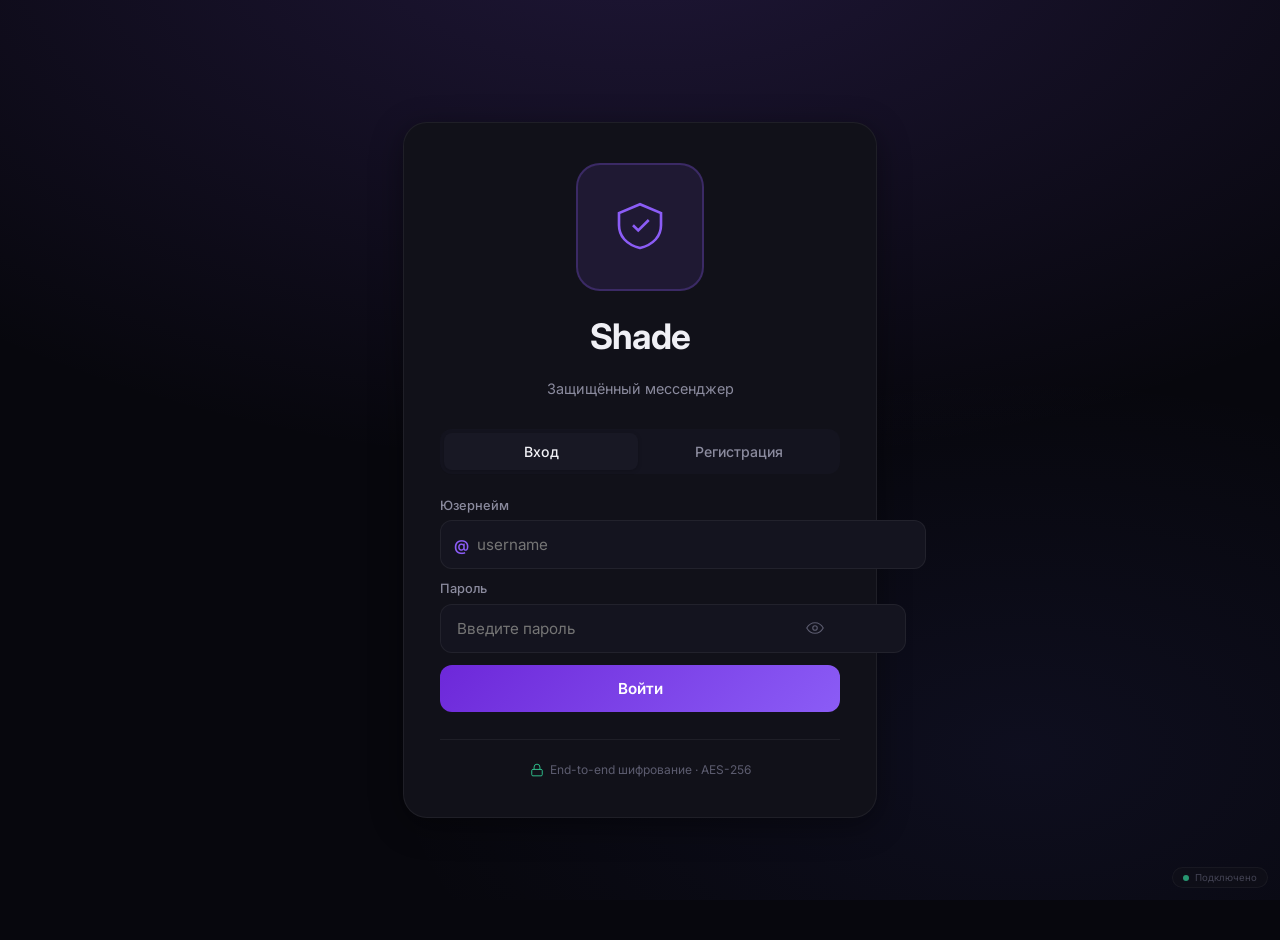
<file: index.html>
<!DOCTYPE html>
<html lang="ru">
<head>
    <meta charset="UTF-8">
    <meta name="viewport" content="width=device-width, initial-scale=1.0">
    <title>Shade — защищённый мессенджер</title>
    <link rel="preconnect" href="https://fonts.googleapis.com">
    <link rel="preconnect" href="https://fonts.gstatic.com" crossorigin>
    <link href="https://fonts.googleapis.com/css2?family=Inter:wght@400;500;600;700&display=swap" rel="stylesheet">
    <link rel="stylesheet" href="style.css">
</head>
<body>

    <!-- Статус соединения (мини в правом нижнем углу) -->
    <div id="connection-status" class="connection-status-mini">
        <span class="status-dot-mini online" id="status-dot-mini"></span>
        <span id="status-text-mini">Подключено</span>
        <span id="queue-badge-mini" style="display:none;">⏳0</span>
    </div>

    <!-- Авторизация -->
    <div id="auth-screen" class="auth-screen">
        <div class="auth-card">
            <div class="logo">
                <div class="logo-icon">
                    <svg viewBox="0 0 32 32" fill="none" stroke="currentColor" stroke-width="1.5">
                        <path d="M16 3L4 8v7c0 6 4 11 12 13 8-2 12-7 12-13V8L16 3z"/>
                        <path d="M12 15l3 3 6-6"/>
                    </svg>
                </div>
                <h1>Shade</h1>
                <p class="tagline">Защищённый мессенджер</p>
            </div>

            <div class="auth-tabs">
                <button type="button" class="auth-tab active" data-tab="login">Вход</button>
                <button type="button" class="auth-tab" data-tab="register">Регистрация</button>
            </div>

            <div class="auth-forms-wrapper">
                <form id="login-form" class="auth-form">
                    <label for="login-username">Юзернейм</label>
                    <div class="input-wrap prefix-wrap">
                        <span class="input-prefix">@</span>
                        <input type="text" id="login-username" placeholder="username" autocomplete="username" required>
                    </div>

                    <label for="login-password">Пароль</label>
                    <div class="input-wrap">
                        <input type="password" id="login-password" placeholder="Введите пароль" autocomplete="current-password" required>
                        <button type="button" class="toggle-password" data-target="login-password" aria-label="Показать пароль">
                            <svg viewBox="0 0 24 24" fill="none" stroke="currentColor" stroke-width="1.5">
                                <path d="M1 12s4-7 11-7 11 7 11 7-4 7-11 7S1 12 1 12z"/>
                                <circle cx="12" cy="12" r="3"/>
                            </svg>
                        </button>
                    </div>

                    <button type="submit" class="btn-primary">Войти</button>
                    <p id="login-error" class="error hidden"></p>
                </form>

                <form id="register-form" class="auth-form hidden">
                    <label for="reg-nickname">Ник (отображаемое имя)</label>
                    <input type="text" id="reg-nickname" class="field-input" placeholder="Как тебя видят в чатах" required>

                    <label for="reg-username">Юзернейм <span class="label-hint">уникальный, нельзя повторить</span></label>
                    <div class="input-wrap prefix-wrap">
                        <span class="input-prefix">@</span>
                        <input type="text" id="reg-username" placeholder="username" autocomplete="username" required>
                    </div>

                    <label for="reg-password">Пароль</label>
                    <div class="input-wrap">
                        <input type="password" id="reg-password" placeholder="Минимум 6 символов" autocomplete="new-password" required>
                        <button type="button" class="toggle-password" data-target="reg-password" aria-label="Показать пароль">
                            <svg viewBox="0 0 24 24" fill="none" stroke="currentColor" stroke-width="1.5">
                                <path d="M1 12s4-7 11-7 11 7 11 7-4 7-11 7S1 12 1 12z"/>
                                <circle cx="12" cy="12" r="3"/>
                            </svg>
                        </button>
                    </div>

                    <label for="reg-password2">Повтори пароль</label>
                    <input type="password" id="reg-password2" class="field-input" placeholder="Ещё раз" autocomplete="new-password" required>

                    <button type="submit" class="btn-primary">Создать аккаунт</button>
                    <p id="register-error" class="error hidden"></p>
                </form>
            </div>

            <div class="encryption-badge">
                <svg viewBox="0 0 24 24" fill="none" stroke="currentColor" stroke-width="1.5">
                    <rect x="3" y="11" width="18" height="11" rx="2"/>
                    <path d="M7 11V7a5 5 0 0 1 10 0v4"/>
                </svg>
                <span>End-to-end шифрование · AES-256</span>
            </div>
        </div>
    </div>

    <!-- Основной интерфейс -->
    <div id="app" class="app hidden">
        <aside class="sidebar">
            <header class="sidebar-header">
                <button type="button" class="profile-btn" id="open-profile" title="Профиль">
                    <div class="avatar sm" id="sidebar-avatar"></div>
                    <div class="profile-btn-info">
                        <span id="sidebar-nickname">—</span>
                        <span id="sidebar-username" class="profile-username">@—</span>
                    </div>
                </button>
                <div class="header-actions">
                    <button type="button" class="group-btn" id="create-group-btn" title="Создать группу">
                        <svg viewBox="0 0 24 24" fill="none" stroke="currentColor" stroke-width="2">
                            <path d="M12 5v14M5 12h14"/>
                        </svg>
                    </button>
                    <button class="icon-btn" id="logout-btn" title="Выйти">
                        <svg viewBox="0 0 24 24" fill="none" stroke="currentColor" stroke-width="1.5">
                            <path d="M9 21H5a2 2 0 0 1-2-2V5a2 2 0 0 1 2-2h4"/>
                            <polyline points="16 17 21 12 16 7"/>
                            <line x1="21" y1="12" x2="9" y2="12"/>
                        </svg>
                    </button>
                </div>
            </header>

            <div class="search-box">
                <svg viewBox="0 0 24 24" fill="none" stroke="currentColor" stroke-width="1.5">
                    <circle cx="11" cy="11" r="8"/>
                    <line x1="21" y1="21" x2="16.65" y2="16.65"/>
                </svg>
                <input type="search" id="search" placeholder="Поиск чатов...">
            </div>

            <div class="chat-list" id="chat-list"></div>
        </aside>

        <main class="chat-area">
            <div id="empty-state" class="empty-state">
                <div class="empty-icon">
                    <svg viewBox="0 0 24 24" fill="none" stroke="currentColor" stroke-width="1.2">
                        <path d="M21 15a2 2 0 0 1-2 2H7l-4 4V5a2 2 0 0 1 2-2h14a2 2 0 0 1 2 2z"/>
                    </svg>
                </div>
                <h2>Выберите чат</h2>
                <p>Сообщения защищены сквозным шифрованием</p>
                <p class="hash-hint" id="hash-hint">Нажми на зашифрованное сообщение, чтобы прочитать</p>
            </div>

            <div id="active-chat" class="active-chat hidden">
                <header class="chat-header">
                    <div class="chat-user">
                        <div class="avatar" id="chat-avatar"></div>
                        <div>
                            <h2 id="chat-name"></h2>
                            <span class="status" id="chat-status">
                                <span class="status-dot"></span>
                                <span id="chat-status-text">онлайн</span>
                            </span>
                        </div>
                    </div>
                    <div class="chat-actions">
                        <span class="secure-tag">
                            <svg viewBox="0 0 24 24" fill="none" stroke="currentColor" stroke-width="1.5">
                                <rect x="3" y="11" width="18" height="11" rx="2"/>
                                <path d="M7 11V7a5 5 0 0 1 10 0v4"/>
                            </svg>
                            E2E
                        </span>
                        <button class="icon-btn" title="Звонок">
                            <svg viewBox="0 0 24 24" fill="none" stroke="currentColor" stroke-width="1.5">
                                <path d="M22 16.92v3a2 2 0 0 1-2.18 2 19.79 19.79 0 0 1-8.63-3.07 19.5 19.5 0 0 1-6-6 19.79 19.79 0 0 1-3.07-8.67A2 2 0 0 1 4.11 2h3a2 2 0 0 1 2 1.72c.127.96.361 1.903.7 2.81a2 2 0 0 1-.45 2.11L8.09 9.91a16 16 0 0 0 6 6l1.27-1.27a2 2 0 0 1 2.11-.45c.907.339 1.85.573 2.81.7A2 2 0 0 1 22 16.92z"/>
                            </svg>
                        </button>
                    </div>
                </header>

                <div class="messages" id="messages"></div>

                <!-- КОНТЕЙНЕР ПРЕВЬЮ ФАЙЛОВ -->
                <div id="file-preview-container" class="file-preview-container hidden">
                    <div id="file-preview-list"></div>
                </div>

                <form class="message-form" id="message-form">
                    <button type="button" class="icon-btn attach-btn" id="attach-btn" title="Прикрепить файл">
                        <svg viewBox="0 0 24 24" fill="none" stroke="currentColor" stroke-width="1.5">
                            <path d="M21.44 11.05l-9.19 9.19a6 6 0 0 1-8.49-8.49l9.19-9.19a4 4 0 0 1 5.66 5.66l-9.2 9.19a2 2 0 0 1-2.83-2.83l8.49-8.48"/>
                        </svg>
                    </button>
                    <input type="text" id="message-input" placeholder="Зашифрованное сообщение..." autocomplete="off">
                    <button type="submit" class="send-btn" title="Отправить">
                        <svg viewBox="0 0 24 24" fill="none" stroke="currentColor" stroke-width="1.5">
                            <line x1="22" y1="2" x2="11" y2="13"/>
                            <polygon points="22 2 15 22 11 13 2 9 22 2"/>
                        </svg>
                    </button>
                </form>
            </div>
        </main>
    </div>

    <!-- Скрытые инпуты для файлов -->
    <input type="file" id="file-input" style="display:none;" multiple>
    <input type="file" id="avatar-input" style="display:none;" accept="image/*">

    <!-- Профиль -->
    <div id="profile-overlay" class="overlay hidden">
        <div class="profile-panel">
            <header class="panel-header">
                <h2>Профиль</h2>
                <button type="button" class="icon-btn" id="close-profile" title="Закрыть">
                    <svg viewBox="0 0 24 24" fill="none" stroke="currentColor" stroke-width="1.5">
                        <line x1="18" y1="6" x2="6" y2="18"/>
                        <line x1="6" y1="6" x2="18" y2="18"/>
                    </svg>
                </button>
            </header>

            <div class="profile-hero">
                <div class="avatar lg" id="profile-avatar" style="cursor:pointer; transition: transform 0.15s, box-shadow 0.15s;"></div>
                <h3 id="profile-nickname-display">—</h3>
                <span id="profile-username-display" class="profile-username">@—</span>
                <p style="font-size:0.65rem; color:var(--text-muted); margin-top:4px;">👆 нажми на аватар, чтобы изменить</p>
            </div>

            <form id="profile-form" class="profile-form">
                <section class="form-section">
                    <h4>Основное</h4>

                    <label for="profile-nickname">Ник</label>
                    <input type="text" id="profile-nickname" class="field-input" placeholder="Отображаемое имя">

                    <label for="profile-username">Юзернейм</label>
                    <div class="input-wrap prefix-wrap">
                        <span class="input-prefix">@</span>
                        <input type="text" id="profile-username" placeholder="username">
                    </div>
                    <p class="field-note">Юзернейм уникален — его видят при поиске</p>
                </section>

                <section class="form-section">
                    <h4>Настройки приватности</h4>

                    <div class="setting-row">
                        <div>
                            <span class="setting-title">Режим хеша</span>
                            <span class="setting-desc">Сообщения скрыты случайными символами. Нажми, чтобы прочитать на 10 сек</span>
                        </div>
                        <label class="toggle">
                            <input type="checkbox" id="setting-hash" checked>
                            <span class="toggle-slider"></span>
                        </label>
                    </div>

                    <div class="setting-row">
                        <div>
                            <span class="setting-title">Сменить пароль</span>
                            <span class="setting-desc">Новый пароль для входа</span>
                        </div>
                    </div>
                    <input type="password" id="profile-new-password" class="field-input" placeholder="Новый пароль (необязательно)">
                </section>

                <!-- === КАСТОМНЫЙ СЛАЙДЕР === -->
                <section class="form-section">
                    <h4>Внешний вид</h4>
                    <div class="custom-slider-container">
                        <div class="slider-header">
                            <span class="setting-title">Размер шрифта</span>
                            <span class="slider-value" id="slider-value-display">100%</span>
                        </div>
                        <input type="range" id="custom-slider" class="custom-slider" min="80" max="140" value="100" step="1">
                        <div class="slider-labels">
                            <span>A</span>
                            <span>A</span>
                        </div>
                    </div>
                </section>

                <p id="profile-success" class="success-msg hidden">Сохранено</p>
                <p id="profile-error" class="error hidden"></p>

                <button type="submit" class="btn-primary">Сохранить</button>
            </form>

            <div class="danger-zone">
                <h4>Опасная зона</h4>
                <p>Удаление аккаунта необратимо. Все данные будут стёрты.</p>
                <button type="button" class="btn-danger" id="delete-account">Удалить аккаунт</button>
            </div>
        </div>
    </div>

    <!-- Подтверждение удаления -->
    <div id="confirm-overlay" class="overlay hidden">
        <div class="confirm-dialog">
            <h3>Удалить аккаунт?</h3>
            <p>Это действие нельзя отменить. Аккаунт <strong id="confirm-username"></strong> будет удалён навсегда.</p>
            <div class="confirm-actions">
                <button type="button" class="btn-ghost" id="cancel-delete">Отмена</button>
                <button type="button" class="btn-danger" id="confirm-delete">Удалить</button>
            </div>
        </div>
    </div>

    <!-- Модалка создания группы -->
    <div id="group-modal" class="overlay hidden">
        <div class="profile-panel" style="max-width: 480px;">
            <header class="panel-header">
                <h2>Создать группу</h2>
                <button type="button" class="icon-btn" id="close-group-modal" title="Закрыть">
                    <svg viewBox="0 0 24 24" fill="none" stroke="currentColor" stroke-width="1.5">
                        <line x1="18" y1="6" x2="6" y2="18"/>
                        <line x1="6" y1="6" x2="18" y2="18"/>
                    </svg>
                </button>
            </header>

            <div style="padding: 20px 24px;">
                <label for="group-name" style="display:block; font-size:0.8rem; font-weight:500; color:var(--text-secondary); margin-bottom:8px;">Название группы</label>
                <input type="text" id="group-name" class="field-input" placeholder="Название группы" style="margin-bottom:16px;">

                <label style="display:block; font-size:0.8rem; font-weight:500; color:var(--text-secondary); margin-bottom:8px;">Участники</label>
                <div class="member-search-input">
                    <svg viewBox="0 0 24 24" fill="none" stroke="currentColor" stroke-width="1.5" style="position:absolute; left:14px; top:50%; transform:translateY(-50%); width:16px; height:16px; color:var(--text-muted); pointer-events:none;">
                        <circle cx="11" cy="11" r="8"/>
                        <line x1="21" y1="21" x2="16.65" y2="16.65"/>
                    </svg>
                    <input type="text" id="group-member-search" placeholder="Поиск пользователей..." style="padding-left:38px;">
                </div>

                <div class="selected-members" id="selected-members">
                    <span style="color: var(--text-muted); font-size: 0.8rem;">Участники не выбраны</span>
                </div>

                <div class="member-list" id="group-member-list">
                    <div style="padding: 20px; text-align: center; color: var(--text-muted); font-size: 14px;">
                        Введите имя для поиска
                    </div>
                </div>

                <div class="modal-actions" style="margin-top: 20px; display: flex; gap: 12px;">
                    <button type="button" class="btn-ghost" id="cancel-group-modal" style="flex:1; display:flex; align-items:center; justify-content:center; gap:8px;">
                        <svg viewBox="0 0 24 24" fill="none" stroke="currentColor" stroke-width="1.5" style="width:16px; height:16px;">
                            <line x1="18" y1="6" x2="6" y2="18"/>
                            <line x1="6" y1="6" x2="18" y2="18"/>
                        </svg>
                        Отмена
                    </button>
                    <button type="button" class="btn-primary" id="confirm-create-group" style="flex:1; display:flex; align-items:center; justify-content:center; gap:8px;">
                        <svg viewBox="0 0 24 24" fill="none" stroke="currentColor" stroke-width="1.5" style="width:16px; height:16px;">
                            <path d="M20 14.66V20a2 2 0 0 1-2 2H4a2 2 0 0 1-2-2V6a2 2 0 0 1 2-2h5.34"/>
                            <polygon points="18 2 22 6 12 16 8 16 8 12 18 2"/>
                        </svg>
                        Создать
                    </button>
                </div>
            </div>
        </div>
    </div>

    <!-- Контекстное меню -->
    <div class="context-menu hidden" id="context-menu">
        <button class="context-menu-item" id="ctx-pin">
            <span class="menu-icon">
                <svg viewBox="0 0 24 24" fill="none" stroke="currentColor" stroke-width="2" style="width:18px;height:18px;">
                    <path d="M12 2L2 7l10 5 10-5-10-5z"/>
                    <path d="M2 17l10 5 10-5"/>
                    <path d="M2 12l10 5 10-5"/>
                </svg>
            </span>
            <span id="ctx-pin-text">Закрепить</span>
        </button>
        <button class="context-menu-item" id="ctx-clear">
            <span class="menu-icon">
                <svg viewBox="0 0 24 24" fill="none" stroke="currentColor" stroke-width="2" style="width:18px;height:18px;">
                    <path d="M3 6h18"/>
                    <path d="M19 6v14a2 2 0 0 1-2 2H7a2 2 0 0 1-2-2V6m3 0V4a2 2 0 0 1 2-2h4a2 2 0 0 1 2 2v2"/>
                    <line x1="10" y1="11" x2="10" y2="17"/>
                    <line x1="14" y1="11" x2="14" y2="17"/>
                </svg>
            </span>
            Очистить сообщения
        </button>
        <button class="context-menu-item danger" id="ctx-delete">
            <span class="menu-icon">
                <svg viewBox="0 0 24 24" fill="none" stroke="currentColor" stroke-width="2" style="width:18px;height:18px;">
                    <path d="M3 6h18"/>
                    <path d="M19 6v14a2 2 0 0 1-2 2H7a2 2 0 0 1-2-2V6m3 0V4a2 2 0 0 1 2-2h4a2 2 0 0 1 2 2v2"/>
                    <line x1="10" y1="11" x2="10" y2="17"/>
                    <line x1="14" y1="11" x2="14" y2="17"/>
                </svg>
            </span>
            Удалить чат
        </button>
    </div>

    <script src="app.js"></script>
</body>
</html>
</file>
<file: style.css>
//*SHADE — CSS*/


   *,
   *::before,
   *::after {
       box-sizing: border-box;
       margin: 0;
       padding: 0;
   }
   
   :root {
       --bg-deep: #07070d;
       --bg-main: #0c0c14;
       --bg-panel: #111119;
       --bg-elevated: #181824;
       --bg-hover: #1e1e2e;
       --bg-input: #14141f;
       --border: rgba(255, 255, 255, 0.06);
       --border-focus: rgba(139, 92, 246, 0.5);
       --text-primary: #f0f0f5;
       --text-secondary: #8b8b9e;
       --text-muted: #5c5c6f;
       --accent: #8b5cf6;
       --accent-glow: rgba(139, 92, 246, 0.35);
       --accent-soft: rgba(139, 92, 246, 0.12);
       --success: #34d399;
       --danger: #f87171;
       --bubble-me: linear-gradient(135deg, #6d28d9 0%, #8b5cf6 100%);
       --bubble-them: #1a1a28;
       --radius-sm: 8px;
       --radius-md: 12px;
       --radius-lg: 18px;
       --radius-xl: 24px;
       --shadow: 0 8px 32px rgba(0, 0, 0, 0.4);
       --font: 'Inter', system-ui, -apple-system, sans-serif;
   }
   
   html,
   body {
       height: 100%;
       font-family: var(--font);
       background: var(--bg-deep);
       color: var(--text-primary);
       -webkit-font-smoothing: antialiased;
       margin: 0;
       padding: 0;
       overflow: hidden;
   }
   /* for Chrome, Safari, Edge */
   ::-webkit-scrollbar {
       width: 6px;
       height: 6px;
   }
   
   ::-webkit-scrollbar-track {
       background: var(--bg-deep);
       border-radius: 4px;
   }
   
   ::-webkit-scrollbar-thumb {
       background: var(--bg-elevated);
       border-radius: 4px;
       border: 1px solid var(--border);
       transition: background 0.2s;
   }
   
   ::-webkit-scrollbar-thumb:hover {
       background: var(--accent);
   }
   
   /* for Firefox */
   * {
       scrollbar-width: thin;
       scrollbar-color: var(--bg-elevated) var(--bg-deep);
   }
   
   
   .hidden {
       display: none !important;
   }
   
   /* ── Auth ── */
   .auth-screen {
       min-height: 100vh;
       display: grid;
       place-items: center;
       padding: 20px;
       background:
           radial-gradient(ellipse 80% 60% at 50% -10%, rgba(139, 92, 246, 0.18), transparent),
           radial-gradient(ellipse 50% 40% at 80% 80%, rgba(99, 102, 241, 0.08), transparent),
           var(--bg-deep);
   }
   
   .auth-card {
       width: 100%;
       max-width: min(400px, 92vw);
       padding: clamp(24px, 5vw, 40px) clamp(20px, 4vw, 36px);
       background: var(--bg-panel);
       border: 1px solid var(--border);
       border-radius: var(--radius-xl);
       box-shadow: var(--shadow);
   }
   
   .logo {
       text-align: center;
       margin-bottom: clamp(16px, 4vh, 32px);
   }
   
   .logo-icon {
       width: clamp(72px, 12vw, 96px);
       height: clamp(72px, 12vw, 96px);
       margin: 0 auto clamp(8px, 2vh, 16px);
       display: grid;
       place-items: center;
       background: var(--accent-soft);
       border: 2px solid rgba(139, 92, 246, 0.25);
       border-radius: clamp(18px, 3vw, 24px);
       color: var(--accent);
       padding: clamp(8px, 1.5vw, 14px);
   }
   
   .logo-icon svg {
       width: clamp(40px, 7vw, 56px);
       height: clamp(40px, 7vw, 56px);
   }
   
   .logo h1 {
       font-size: clamp(1.5rem, 5vw, 2.2rem);
       font-weight: 700;
       letter-spacing: -0.02em;
       color: var(--text-primary);
   }
   
   .tagline {
       color: var(--text-secondary);
       font-size: clamp(0.7rem, 1.5vw, 0.9rem);
       margin-top: 2px;
   }
   
   .auth-tabs {
       display: flex;
       gap: 4px;
       padding: 4px;
       background: var(--bg-input);
       border-radius: var(--radius-md);
       margin-bottom: clamp(14px, 3vh, 24px);
   }
   
   .auth-tab {
       flex: 1;
       padding: clamp(6px, 1.2vh, 10px);
       background: transparent;
       border: none;
       border-radius: var(--radius-sm);
       color: var(--text-secondary);
       font: inherit;
       font-size: clamp(0.75rem, 1.5vw, 0.88rem);
       font-weight: 500;
       cursor: pointer;
       transition: background 0.15s, color 0.15s;
   }
   
   .auth-tab.active {
       background: var(--bg-elevated);
       color: var(--text-primary);
       box-shadow: 0 1px 4px rgba(0, 0, 0, 0.2);
   }
   
   .auth-forms-wrapper {
       position: relative;
       min-height: auto;
   }
   
   .auth-form label,
   .profile-form label {
       display: block;
       font-size: clamp(0.7rem, 1.2vw, 0.8rem);
       font-weight: 500;
       color: var(--text-secondary);
       margin-bottom: clamp(4px, 0.8vh, 8px);
   }
   
   .label-hint {
       font-weight: 400;
       color: var(--text-muted);
   }
   
   .field-input {
       width: 100%;
       padding: clamp(8px, 1.5vh, 12px) clamp(12px, 2vw, 16px);
       margin-bottom: clamp(8px, 1.5vh, 14px);
       background: var(--bg-input);
       border: 1px solid var(--border);
       border-radius: var(--radius-md);
       color: var(--text-primary);
       font: inherit;
       font-size: clamp(0.82rem, 1.5vw, 0.95rem);
       outline: none;
       transition: border-color 0.2s, box-shadow 0.2s;
   }
   
   .field-input:focus {
       border-color: var(--border-focus);
       box-shadow: 0 0 0 3px rgba(139, 92, 246, 0.15);
   }
   
   .input-wrap {
       position: relative;
       margin-bottom: clamp(8px, 1.5vh, 12px);
   }
   
   .input-wrap input {
       width: 100%;
       padding: clamp(10px, 1.8vh, 14px) clamp(36px, 6vw, 48px) clamp(10px, 1.8vh, 14px) clamp(12px, 2vw, 16px);
       background: var(--bg-input);
       border: 1px solid var(--border);
       border-radius: var(--radius-md);
       color: var(--text-primary);
       font: inherit;
       font-size: clamp(0.82rem, 1.5vw, 0.95rem);
       outline: none;
       transition: border-color 0.2s, box-shadow 0.2s;
   }
   
   .input-wrap input:focus {
       border-color: var(--border-focus);
       box-shadow: 0 0 0 3px rgba(139, 92, 246, 0.15);
   }
   
   .prefix-wrap input {
       padding-left: clamp(28px, 4vw, 36px) !important;
   }
   
   .input-prefix {
       position: absolute;
       left: clamp(10px, 1.5vw, 14px);
       top: 50%;
       transform: translateY(-50%);
       color: var(--accent);
       font-weight: 600;
       font-size: clamp(0.82rem, 1.5vw, 0.95rem);
       pointer-events: none;
   }
   
   .toggle-password {
       position: absolute;
       right: 12px;
       top: 50%;
       transform: translateY(-50%);
       background: none;
       border: none;
       color: var(--text-muted);
       cursor: pointer;
       padding: 4px;
       display: grid;
       place-items: center;
   }
   
   .toggle-password svg {
       width: clamp(14px, 2.5vw, 18px);
       height: clamp(14px, 2.5vw, 18px);
   }
   
   .btn-primary {
       width: 100%;
       padding: clamp(10px, 1.8vh, 14px);
       background: var(--bubble-me);
       border: none;
       border-radius: var(--radius-md);
       color: white;
       font: inherit;
       font-weight: 600;
       font-size: clamp(0.82rem, 1.5vw, 0.95rem);
       cursor: pointer;
       transition: transform 0.15s, box-shadow 0.15s;
   }
   
   .btn-primary:hover {
       transform: translateY(-1px);
       box-shadow: 0 4px 20px var(--accent-glow);
   }
   
   .btn-primary:active {
       transform: translateY(0);
   }
   
   .error {
       color: var(--danger);
       font-size: clamp(0.7rem, 1.2vw, 0.82rem);
       text-align: center;
       margin-top: clamp(8px, 1.5vh, 12px);
   }
   
   .encryption-badge {
       display: flex;
       align-items: center;
       justify-content: center;
       gap: 6px;
       margin-top: clamp(14px, 3vh, 28px);
       padding-top: clamp(12px, 2.5vh, 24px);
       border-top: 1px solid var(--border);
       font-size: clamp(0.6rem, 1vw, 0.75rem);
       color: var(--text-muted);
   }
   
   .encryption-badge svg {
       width: clamp(10px, 1.5vw, 14px);
       height: clamp(10px, 1.5vw, 14px);
       color: var(--success);
   }
   
   /* ── App ── */
   .app {
       display: grid;
       grid-template-columns: 340px 1fr;
       height: 100vh;
       background: var(--bg-main);
       overflow: hidden;
   }
   
   /* ── Sidebar ── */
   .sidebar {
       display: flex;
       flex-direction: column;
       background: var(--bg-panel);
       border-right: 1px solid var(--border);
       height: 100vh;
       overflow: hidden;
   }
   
   .sidebar-header {
       display: flex;
       align-items: center;
       justify-content: space-between;
       padding: 16px 16px 12px;
       gap: 8px;
       flex-shrink: 0;
   }
   
   .profile-btn {
       flex: 1;
       display: flex;
       align-items: center;
       gap: 10px;
       padding: 8px 10px;
       background: transparent;
       border: 1px solid transparent;
       border-radius: var(--radius-md);
       cursor: pointer;
       color: inherit;
       font: inherit;
       text-align: left;
       transition: background 0.15s, border-color 0.15s;
       min-width: 0;
   }
   
   .profile-btn:hover {
       background: var(--bg-hover);
       border-color: var(--border);
   }
   
   .profile-btn-info {
       display: flex;
       flex-direction: column;
       min-width: 0;
   }
   
   .profile-btn-info span:first-child {
       font-weight: 600;
       font-size: 0.88rem;
       white-space: nowrap;
       overflow: hidden;
       text-overflow: ellipsis;
   }
   
   .profile-username {
       font-size: 0.75rem;
       color: var(--accent);
   }
   
   .header-actions {
       display: flex;
       align-items: center;
       gap: 4px;
   }
   
   .icon-btn {
       width: 36px;
       height: 36px;
       display: grid;
       place-items: center;
       background: transparent;
       border: 1px solid transparent;
       border-radius: var(--radius-sm);
       color: var(--text-secondary);
       cursor: pointer;
       transition: background 0.15s, color 0.15s, border-color 0.15s;
       flex-shrink: 0;
   }
   
   .icon-btn:hover {
       background: var(--bg-hover);
       color: var(--text-primary);
       border-color: var(--border);
   }
   
   .icon-btn svg {
       width: 18px;
       height: 18px;
   }
   
   .group-btn {
       width: 36px;
       height: 36px;
       display: grid;
       place-items: center;
       background: transparent;
       border: 1px solid transparent;
       border-radius: var(--radius-sm);
       color: var(--text-secondary);
       cursor: pointer;
       transition: background 0.15s, color 0.15s, border-color 0.15s;
       flex-shrink: 0;
   }
   
   .group-btn:hover {
       background: var(--bg-hover);
       color: var(--text-primary);
       border-color: var(--border);
   }
   
   .group-btn svg {
       width: 20px;
       height: 20px;
   }
   
   .search-box {
       display: flex;
       align-items: center;
       gap: 10px;
       margin: 0 16px 12px;
       padding: 10px 14px;
       background: var(--bg-input);
       border: 1px solid var(--border);
       border-radius: var(--radius-md);
       flex-shrink: 0;
   }
   
   .search-box svg {
       width: 16px;
       height: 16px;
       color: var(--text-muted);
       flex-shrink: 0;
   }
   
   .search-box input {
       flex: 1;
       background: none;
       border: none;
       color: var(--text-primary);
       font: inherit;
       font-size: 0.88rem;
       outline: none;
   }
   
   .search-box input::placeholder {
       color: var(--text-muted);
   }
   
   .chat-list {
       flex: 1;
       overflow-y: auto;
       padding: 4px 8px 16px;
   }
   
   /* ── Chat Items ── */
   .chat-item {
       display: flex;
       align-items: center;
       gap: 12px;
       width: 100%;
       padding: 12px;
       background: transparent;
       border: 1px solid transparent;
       border-radius: var(--radius-md);
       cursor: pointer;
       text-align: left;
       color: inherit;
       font: inherit;
       transition: background 0.15s, border-color 0.15s;
   }
   
   .chat-item:hover {
       background: var(--bg-hover);
   }
   
   .chat-item.active {
       background: var(--accent-soft);
       border-color: rgba(139, 92, 246, 0.2);
   }
   
   .chat-item-info {
       flex: 1;
       min-width: 0;
   }
   
   .chat-item-top {
       display: flex;
       justify-content: space-between;
       align-items: baseline;
       gap: 8px;
       margin-bottom: 4px;
   }
   
   .chat-item-name {
       font-weight: 600;
       font-size: 0.9rem;
       white-space: nowrap;
       overflow: hidden;
       text-overflow: ellipsis;
   }
   
   .chat-item-time {
       font-size: 0.72rem;
       color: var(--text-muted);
       flex-shrink: 0;
   }
   
   .chat-item-preview {
       font-size: 0.82rem;
       color: var(--text-secondary);
       white-space: nowrap;
       overflow: hidden;
       text-overflow: ellipsis;
   }
   
   .chat-item-preview .lock-icon {
       display: inline-flex;
       vertical-align: middle;
       margin-right: 4px;
   }
   
   .chat-item-preview .lock-icon svg {
       width: 12px;
       height: 12px;
       color: var(--success);
   }
   
   .unread-badge {
       min-width: 20px;
       height: 20px;
       padding: 0 6px;
       display: grid;
       place-items: center;
       background: var(--accent);
       border-radius: 10px;
       font-size: 0.7rem;
       font-weight: 600;
       flex-shrink: 0;
   }
   
   .pinned-chat {
       border-left: 3px solid var(--accent) !important;
   }
   
   .pinned-icon svg {
       display: inline-block;
       vertical-align: middle;
       color: var(--accent);
       margin-right: 2px;
   }
   
   .pinned-divider {
       padding: 8px 16px 4px;
       font-size: 0.7rem;
       text-transform: uppercase;
       color: var(--text-muted);
       letter-spacing: 0.06em;
       font-weight: 600;
   }
   
   .context-menu {
       position: fixed;
       background: var(--bg-panel);
       border: 1px solid var(--border);
       border-radius: var(--radius-md);
       padding: 6px;
       min-width: 200px;
       box-shadow: var(--shadow);
       z-index: 1000;
       backdrop-filter: blur(12px);
   }
   
   .context-menu-item {
       display: flex;
       align-items: center;
       gap: 10px;
       padding: 10px 14px;
       border-radius: var(--radius-sm);
       cursor: pointer;
       font-size: 0.85rem;
       color: var(--text-primary);
       transition: background 0.15s;
       border: none;
       background: none;
       width: 100%;
       text-align: left;
       font-family: var(--font);
   }
   
   .context-menu-item:hover {
       background: var(--bg-hover);
   }
   
   .context-menu-item.danger {
       color: var(--danger);
   }
   
   .context-menu-item .menu-icon {
       width: 20px;
       height: 20px;
       display: grid;
       place-items: center;
       flex-shrink: 0;
   }
   
   .context-menu-item .menu-icon svg {
       width: 18px;
       height: 18px;
       flex-shrink: 0;
       color: var(--text-muted);
   }
   
   .context-menu-item.danger .menu-icon svg {
       color: var(--danger);
   }
   
   .context-menu-item:not(.danger):hover .menu-icon svg {
       color: var(--text-primary);
   }
   
   /* ── Avatar ── */
   .avatar {
       width: 48px;
       height: 48px;
       border-radius: 50%;
       display: grid;
       place-items: center;
       font-weight: 600;
       font-size: 0.95rem;
       flex-shrink: 0;
       position: relative;
       color: white;
       background-size: cover;
       background-position: center;
       overflow: hidden;
       user-select: none;
   }
   
   .avatar img {
       width: 100%;
       height: 100%;
       object-fit: cover;
       border-radius: 50%;
   }
   
   .avatar.sm {
       width: 40px;
       height: 40px;
       font-size: 0.85rem;
   }
   
   .avatar.lg {
       width: 96px;
       height: 96px;
       font-size: 1.6rem;
   }
   
   .avatar.online::after {
       content: '';
       position: absolute;
       bottom: 2px;
       right: 2px;
       width: 11px;
       height: 11px;
       background: var(--success);
       border: 2px solid var(--bg-panel);
       border-radius: 50%;
   }
   
   /* ── Profile avatar ── */
   #profile-avatar {
       cursor: pointer;
       transition: transform 0.2s, box-shadow 0.2s;
   }
   
   #profile-avatar:hover {
       transform: scale(1.05);
       box-shadow: 0 0 30px var(--accent-glow);
   }
   
   .profile-hero {
       position: relative;
       display: flex;
       flex-direction: column;
       align-items: center;
       gap: 6px;
       padding: 24px;
       border-bottom: 1px solid var(--border);
   }
   
   /* ── ping ── */
   .connection-status-mini {
       position: fixed;
       bottom: 12px;
       right: 12px;
       display: flex;
       align-items: center;
       gap: 6px;
       padding: 4px 10px;
       background: var(--bg-panel);
       border: 1px solid var(--border);
       border-radius: 20px;
       font-size: 0.6rem;
       color: var(--text-muted);
       z-index: 50;
       backdrop-filter: blur(8px);
       opacity: 0.7;
       transition: opacity 0.3s;
   }
   
   .connection-status-mini:hover {
       opacity: 1;
   }
   
   .status-dot-mini {
       width: 6px;
       height: 6px;
       border-radius: 50%;
       flex-shrink: 0;
   }
   
   .status-dot-mini.online {
       background: var(--success);
   }
   
   .status-dot-mini.connecting {
       background: #fbbf24;
       animation: pulse-dot 0.8s ease-in-out infinite;
   }
   
   .status-dot-mini.offline {
       background: var(--danger);
       animation: pulse-status 1.5s ease-in-out infinite;
   }
   
   #queue-badge-mini {
       color: var(--danger);
       font-weight: 600;
   }
   
   @keyframes pulse-status {
       0%, 100% { opacity: 1; }
       50% { opacity: 0.6; }
   }
   
   @keyframes pulse-dot {
       0%, 100% { transform: scale(1); opacity: 1; }
       50% { transform: scale(1.5); opacity: 0.6; }
   }
   
   /* ── Chat Area ── */
   .chat-area {
       display: flex;
       flex-direction: column;
       background:
           radial-gradient(ellipse 60% 50% at 50% 100%, rgba(139, 92, 246, 0.04), transparent),
           var(--bg-main);
       height: 100vh;
       overflow: hidden;
   }
   
   .empty-state {
       flex: 1;
       display: flex;
       flex-direction: column;
       align-items: center;
       justify-content: center;
       gap: 12px;
       color: var(--text-secondary);
   }
   
   .empty-icon {
       width: 80px;
       height: 80px;
       display: grid;
       place-items: center;
       background: var(--bg-elevated);
       border: 1px solid var(--border);
       border-radius: 24px;
       color: var(--text-muted);
       margin-bottom: 8px;
   }
   
   .empty-icon svg {
       width: 36px;
       height: 36px;
   }
   
   .empty-state h2 {
       font-size: 1.25rem;
       color: var(--text-primary);
   }
   
   .empty-state p {
       font-size: 0.88rem;
   }
   
   .hash-hint {
       margin-top: 8px;
       padding: 8px 16px;
       background: var(--accent-soft);
       border: 1px solid rgba(139, 92, 246, 0.2);
       border-radius: 20px;
       font-size: 0.78rem !important;
       color: var(--accent) !important;
   }
   
   .active-chat {
       flex: 1;
       display: flex;
       flex-direction: column;
       height: 100%;
       overflow: hidden;
   }
   
   .chat-header {
       display: flex;
       align-items: center;
       justify-content: space-between;
       padding: 16px 24px;
       background: rgba(17, 17, 25, 0.95);
       backdrop-filter: blur(12px);
       border-bottom: 1px solid var(--border);
       flex-shrink: 0;
       z-index: 10;
   }
   
   .chat-user {
       display: flex;
       align-items: center;
       gap: 14px;
   }
   
   .chat-user h2 {
       font-size: 1rem;
       font-weight: 600;
   }
   
   .status {
       display: flex;
       align-items: center;
       gap: 6px;
       font-size: 0.78rem;
       color: var(--text-secondary);
   }
   
   .status-dot {
       width: 7px;
       height: 7px;
       background: var(--success);
       border-radius: 50%;
   }
   
   .status.offline .status-dot {
       background: var(--text-muted);
   }
   
   .chat-actions {
       display: flex;
       align-items: center;
       gap: 8px;
   }
   
   .secure-tag {
       display: flex;
       align-items: center;
       gap: 5px;
       padding: 5px 10px;
       background: rgba(52, 211, 153, 0.1);
       border: 1px solid rgba(52, 211, 153, 0.2);
       border-radius: 20px;
       font-size: 0.72rem;
       font-weight: 600;
       color: var(--success);
   }
   
   .secure-tag svg {
       width: 12px;
       height: 12px;
   }
   
   /* ── Messages ── */
   .messages {
       flex: 1;
       overflow-y: auto;
       padding: 16px 24px;
       display: flex;
       flex-direction: column;
       gap: 4px;
       min-height: 0;
   }
   
   .message {
       display: flex;
       flex-direction: column;
       max-width: 70%;
       animation: fadeIn 0.25s ease;
       flex-shrink: 0;
   }
   
   .message.me {
       align-self: flex-end;
       align-items: flex-end;
   }
   
   .message.them {
       align-self: flex-start;
       align-items: flex-start;
   }
   
   .message-bubble {
       position: relative;
       overflow: hidden;
       padding: 8px 14px;
       border-radius: var(--radius-lg);
       font-size: 0.9rem;
       line-height: 1.45;
       word-break: break-word;
       user-select: none;
   }
   
   /* ── Hash ── */
   .message-bubble.hashed {
       font-family: 'Courier New', monospace;
       letter-spacing: 0.5px;
       color: var(--text-secondary);
       cursor: pointer;
       transition: background 0.2s, border-color 0.2s;
   }
   
   .message-bubble.hashed:hover {
       background: rgba(139, 92, 246, 0.05);
       border-color: rgba(139, 92, 246, 0.2);
   }
   
   .message-bubble.revealed {
       background: var(--bg-elevated) !important;
       border: 1px solid var(--accent) !important;
       color: var(--text-primary) !important;
       cursor: default;
   }
   
   .message-bubble.revealing {
       border-color: var(--accent) !important;
       box-shadow: 0 0 0 2px var(--accent-soft);
   }
   
   .message-bubble .hold-progress {
       position: absolute;
       bottom: 0;
       left: 0;
       height: 3px;
       width: 0;
       background: var(--accent);
       border-radius: 0 2px 0 0;
       transition: width 0.1s linear;
   }
   
   .message-bubble.revealed .hold-progress {
       background: linear-gradient(90deg, var(--accent), var(--danger));
   }
   
   .message.them .message-bubble.revealed {
       background: var(--bg-elevated) !important;
       border-color: var(--accent) !important;
   }
   
   .message.me .message-bubble.revealed {
       background: var(--bubble-me) !important;
       border-color: var(--accent) !important;
       opacity: 0.9;
   }
   
   .message.me .message-bubble {
       background: var(--bubble-me);
       border-bottom-right-radius: 4px;
       color: white;
   }
   
   .message.them .message-bubble {
       background: var(--bubble-them);
       border: 1px solid var(--border);
       border-bottom-left-radius: 4px;
   }
   
   .message-meta {
       display: flex;
       align-items: center;
       gap: 6px;
       margin-top: 4px;
       padding: 0 4px;
       font-size: 0.65rem;
       color: var(--text-muted);
   }
   
   .message-meta .encrypted-icon svg {
       width: 10px;
       height: 10px;
       color: var(--success);
   }
   
   .hold-hint {
       color: var(--accent);
       font-size: 0.62rem;
   }
   
   .hashed-preview {
       font-family: 'Courier New', monospace;
       letter-spacing: 0.3px;
   }
   
   .date-divider {
       align-self: center;
       padding: 4px 14px;
       margin: 8px 0;
       background: var(--bg-elevated);
       border: 1px solid var(--border);
       border-radius: 20px;
       font-size: 0.7rem;
       color: var(--text-muted);
   }
   
   /* ── File Card ── */
   .file-card {
       display: flex;
       align-items: center;
       gap: 12px;
       padding: 10px 14px;
       background: var(--bg-elevated);
       border: 1px solid var(--border);
       border-radius: var(--radius-md);
       cursor: pointer;
       transition: background 0.15s, border-color 0.15s;
       max-width: 320px;
       margin: 4px 0;
   }
   
   .file-card:hover {
       background: var(--bg-hover);
       border-color: var(--accent);
   }
   
   .file-card .file-icon {
       width: 36px;
       height: 36px;
       border-radius: var(--radius-sm);
       background: var(--accent-soft);
       display: grid;
       place-items: center;
       flex-shrink: 0;
       font-size: 18px;
   }
   
   .file-card .file-info {
       flex: 1;
       min-width: 0;
   }
   
   .file-card .file-name {
       font-size: 0.85rem;
       font-weight: 500;
       color: var(--text-primary);
       white-space: nowrap;
       overflow: hidden;
       text-overflow: ellipsis;
   }
   
   .file-card .file-size {
       font-size: 0.7rem;
       color: var(--text-muted);
   }
   
   .file-card .file-download svg {
       width: 18px;
       height: 18px;
       color: var(--accent);
   }
   
   /* ── System message ── */
   .message-bubble.system {
       background: var(--bg-elevated);
       border: 1px solid var(--border);
       border-radius: var(--radius-lg);
       padding: 6px 16px;
       font-size: 0.8rem;
       color: var(--text-secondary);
       text-align: center;
       font-style: italic;
   }
   
   /* ── Invite Card ── */
   .invite-card {
       background: var(--bg-elevated);
       border: 1px solid var(--border);
       border-radius: var(--radius-lg);
       padding: 16px 20px;
       margin: 8px 0;
       max-width: 380px;
       animation: fadeIn 0.3s ease;
   }
   
   .invite-card .invite-header {
       display: flex;
       align-items: center;
       gap: 12px;
       margin-bottom: 8px;
   }
   
   .invite-card .invite-icon {
       width: 40px;
       height: 40px;
       background: var(--accent-soft);
       border-radius: 50%;
       display: grid;
       place-items: center;
       flex-shrink: 0;
   }
   
   .invite-card .invite-icon svg {
       width: 20px;
       height: 20px;
       color: var(--accent);
   }
   
   .invite-card .invite-title {
       font-weight: 600;
       font-size: 0.95rem;
       color: var(--text-primary);
   }
   
   .invite-card .invite-subtitle {
       font-size: 0.8rem;
       color: var(--text-secondary);
       margin-bottom: 12px;
   }
   
   .invite-card .invite-members {
       display: flex;
       flex-wrap: wrap;
       gap: 4px 8px;
       margin-bottom: 12px;
       font-size: 0.8rem;
       color: var(--text-secondary);
   }
   
   .invite-card .invite-members .member-tag {
       background: var(--bg-input);
       padding: 2px 8px;
       border-radius: 12px;
       font-size: 0.7rem;
       color: var(--text-secondary);
   }
   
   .invite-card .invite-actions {
       display: flex;
       gap: 10px;
   }
   
   .invite-card .invite-actions button {
       flex: 1;
       padding: 8px 16px;
       border: none;
       border-radius: var(--radius-md);
       font: inherit;
       font-weight: 600;
       font-size: 0.82rem;
       cursor: pointer;
       transition: transform 0.15s, box-shadow 0.15s;
   }
   
   .invite-card .invite-actions .btn-accept {
       background: var(--bubble-me);
       color: white;
   }
   
   .invite-card .invite-actions .btn-accept:hover {
       transform: scale(1.02);
       box-shadow: 0 4px 16px var(--accent-glow);
   }
   
   .invite-card .invite-actions .btn-decline {
       background: rgba(248, 113, 113, 0.12);
       color: var(--danger);
       border: 1px solid rgba(248, 113, 113, 0.2);
   }
   
   .invite-card .invite-actions .btn-decline:hover {
       background: rgba(248, 113, 113, 0.2);
   }
   
   .invite-card .invite-status {
       text-align: center;
       padding: 8px;
       border-radius: var(--radius-md);
       font-size: 0.82rem;
       font-weight: 500;
   }
   
   .invite-card .invite-status.accepted {
       background: rgba(52, 211, 153, 0.1);
       color: var(--success);
       border: 1px solid rgba(52, 211, 153, 0.2);
   }
   
   .invite-card .invite-status.declined {
       background: rgba(248, 113, 113, 0.1);
       color: var(--danger);
       border: 1px solid rgba(248, 113, 113, 0.2);
   }
   
   .invite-card .invite-status.pending {
       background: rgba(251, 191, 36, 0.1);
       color: #fbbf24;
       border: 1px solid rgba(251, 191, 36, 0.2);
   }
   
   /* ── Message input ── */
   .message-form {
       display: flex;
       align-items: center;
       gap: 10px;
       padding: 12px 24px;
       background: rgba(17, 17, 25, 0.95);
       backdrop-filter: blur(12px);
       border-top: 1px solid var(--border);
       flex-shrink: 0;
   }
   
   .message-form input {
       flex: 1;
       padding: 10px 18px;
       background: var(--bg-input);
       border: 1px solid var(--border);
       border-radius: var(--radius-xl);
       color: var(--text-primary);
       font: inherit;
       font-size: 0.9rem;
       outline: none;
       transition: border-color 0.2s, box-shadow 0.2s;
   }
   
   .message-form input:focus {
       border-color: var(--border-focus);
       box-shadow: 0 0 0 3px rgba(139, 92, 246, 0.12);
   }
   
   .message-form input::placeholder {
       color: var(--text-muted);
   }
   
   .attach-btn {
       flex-shrink: 0;
   }
   
   .send-btn {
       width: 40px;
       height: 40px;
       flex-shrink: 0;
       display: grid;
       place-items: center;
       background: var(--bubble-me);
       border: none;
       border-radius: 50%;
       color: white;
       cursor: pointer;
       transition: transform 0.15s, box-shadow 0.15s;
   }
   
   .send-btn:hover {
       transform: scale(1.05);
       box-shadow: 0 4px 16px var(--accent-glow);
   }
   
   .send-btn:disabled {
       opacity: 0.5;
       cursor: not-allowed;
       transform: none !important;
   }
   
   .send-btn svg {
       width: 18px;
       height: 18px;
   }
   
   /* ── Превью файлов ── */
   .file-preview-container {
       padding: 8px 24px 0;
       background: var(--bg-panel);
       border-top: 1px solid var(--border);
       flex-shrink: 0;
   }
   
   .file-preview-container.hidden {
       display: none !important;
   }
   
   .file-preview-item {
       display: inline-flex;
       align-items: center;
       gap: 8px;
       padding: 6px 12px 6px 10px;
       margin: 4px 8px 4px 0;
       background: var(--bg-elevated);
       border: 1px solid var(--border);
       border-radius: var(--radius-md);
       font-size: 0.82rem;
       animation: fadeIn 0.2s ease;
   }
   
   .file-preview-item .file-icon {
       font-size: 1.1rem;
   }
   
   .file-preview-item .file-name {
       max-width: 120px;
       overflow: hidden;
       text-overflow: ellipsis;
       white-space: nowrap;
       color: var(--text-primary);
   }
   
   .file-preview-item .file-size {
       color: var(--text-muted);
       font-size: 0.7rem;
   }
   
   .file-preview-item .remove-file {
       cursor: pointer;
       color: var(--text-muted);
       font-size: 1.1rem;
       line-height: 1;
       transition: color 0.15s, transform 0.15s;
       background: none;
       border: none;
       padding: 0 2px;
   }
   
   .file-preview-item .remove-file:hover {
       color: var(--danger);
       transform: scale(1.2);
   }
   
   .custom-slider-container {
       padding: 12px 0;
   }
   
   .slider-header {
       display: flex;
       justify-content: space-between;
       align-items: center;
       margin-bottom: 8px;
   }
   
   .slider-value {
       font-weight: 600;
       color: var(--accent);
       font-size: 0.85rem;
       min-width: 40px;
       text-align: right;
   }
   
   .custom-slider {
       -webkit-appearance: none;
       appearance: none;
       width: 100%;
       height: 4px;
       border-radius: 4px;
       outline: none;
       background: var(--bg-input);
       transition: background 0.15s;
       cursor: pointer;
   }
   
   .custom-slider::-webkit-slider-thumb {
       -webkit-appearance: none;
       appearance: none;
       width: 18px;
       height: 18px;
       border-radius: 50%;
       background: var(--bubble-me);
       cursor: pointer;
       transition: transform 0.15s, box-shadow 0.15s;
       box-shadow: 0 0 0 2px var(--accent-soft);
   }
   
   .custom-slider::-webkit-slider-thumb:hover {
       transform: scale(1.1);
       box-shadow: 0 0 0 4px var(--accent-glow);
   }
   
   .custom-slider::-moz-range-thumb {
       width: 18px;
       height: 18px;
       border-radius: 50%;
       border: none;
       background: var(--bubble-me);
       cursor: pointer;
   }
   
   .slider-labels {
       display: flex;
       justify-content: space-between;
       padding: 0 2px;
       margin-top: 4px;
       font-size: 0.7rem;
       color: var(--text-muted);
   }
   
   .slider-labels span:last-child {
       font-size: 0.9rem;
       font-weight: 600;
   }
   
   /* ── Animations ── */
   @keyframes fadeIn {
       from {
           opacity: 0;
           transform: translateY(6px);
       }
       to {
           opacity: 1;
           transform: translateY(0);
       }
   }
   
   /* ── Profile & overlays ── */
   .overlay {
       position: fixed;
       inset: 0;
       z-index: 200;
       display: grid;
       place-items: center;
       padding: 24px;
       background: rgba(0, 0, 0, 0.65);
       backdrop-filter: blur(6px);
   }
   
   .profile-panel {
       width: 100%;
       max-width: 440px;
       max-height: 90vh;
       overflow-y: auto;
       background: var(--bg-panel);
       border: 1px solid var(--border);
       border-radius: var(--radius-xl);
       box-shadow: var(--shadow);
   }
   
   .panel-header {
       display: flex;
       align-items: center;
       justify-content: space-between;
       padding: 20px 24px 0;
   }
   
   .panel-header h2 {
       font-size: 1.15rem;
       color: var(--text-primary);
   }
   
   .profile-hero {
       position: relative;
       display: flex;
       flex-direction: column;
       align-items: center;
       gap: 6px;
       padding: 24px;
       border-bottom: 1px solid var(--border);
   }
   
   .profile-hero h3 {
       font-size: 1.2rem;
       margin-top: 8px;
       color: var(--text-primary);
   }
   
   .profile-form {
       padding: 20px 24px;
   }
   
   .form-section {
       margin-bottom: 24px;
   }
   
   .form-section h4 {
       font-size: 0.78rem;
       text-transform: uppercase;
       letter-spacing: 0.06em;
       color: var(--text-muted);
       margin-bottom: 14px;
   }
   
   .field-note {
       font-size: 0.72rem;
       color: var(--text-muted);
       margin-top: -8px;
       margin-bottom: 14px;
   }
   
   .setting-row {
       display: flex;
       align-items: center;
       justify-content: space-between;
       gap: 16px;
       padding: 14px 0;
       border-bottom: 1px solid var(--border);
   }
   
   .setting-row:last-of-type {
       border-bottom: none;
   }
   
   .setting-title {
       display: block;
       font-weight: 500;
       font-size: 0.9rem;
       margin-bottom: 4px;
       color: var(--text-primary);
   }
   
   .setting-desc {
       display: block;
       font-size: 0.75rem;
       color: var(--text-muted);
       line-height: 1.4;
       max-width: 260px;
   }
   
   .toggle {
       position: relative;
       display: inline-block;
       width: 44px;
       height: 24px;
       flex-shrink: 0;
   }
   
   .toggle input {
       opacity: 0;
       width: 0;
       height: 0;
   }
   
   .toggle-slider {
       position: absolute;
       inset: 0;
       background: var(--bg-input);
       border: 1px solid var(--border);
       border-radius: 24px;
       cursor: pointer;
       transition: background 0.2s;
   }
   
   .toggle-slider::before {
       content: '';
       position: absolute;
       width: 18px;
       height: 18px;
       left: 2px;
       bottom: 2px;
       background: var(--text-secondary);
       border-radius: 50%;
       transition: transform 0.2s, background 0.2s;
   }
   
   .toggle input:checked+.toggle-slider {
       background: var(--accent-soft);
       border-color: rgba(139, 92, 246, 0.4);
   }
   
   .toggle input:checked+.toggle-slider::before {
       transform: translateX(20px);
       background: var(--accent);
   }
   
   .success-msg {
       color: var(--success);
       font-size: 0.82rem;
       text-align: center;
       margin-bottom: 12px;
   }
   
   .btn-danger {
       width: 100%;
       padding: 12px;
       background: rgba(248, 113, 113, 0.12);
       border: 1px solid rgba(248, 113, 113, 0.3);
       border-radius: var(--radius-md);
       color: var(--danger);
       font: inherit;
       font-weight: 600;
       font-size: 0.9rem;
       cursor: pointer;
       transition: background 0.15s;
   }
   
   .btn-danger:hover {
       background: rgba(248, 113, 113, 0.2);
   }
   
   .btn-ghost {
       padding: 12px 20px;
       background: transparent;
       border: 1px solid var(--border);
       border-radius: var(--radius-md);
       color: var(--text-secondary);
       font: inherit;
       font-weight: 500;
       cursor: pointer;
       transition: background 0.15s, color 0.15s, border-color 0.15s;
   }
   
   .btn-ghost:hover {
       background: var(--bg-hover);
       border-color: var(--bg-hover);
       color: var(--text-primary);
   }
   
   .danger-zone {
       padding: 20px 24px 24px;
       border-top: 1px solid var(--border);
   }
   
   .danger-zone h4 {
       font-size: 0.78rem;
       text-transform: uppercase;
       letter-spacing: 0.06em;
       color: var(--danger);
       margin-bottom: 8px;
   }
   
   .danger-zone p {
       font-size: 0.8rem;
       color: var(--text-muted);
       margin-bottom: 14px;
       line-height: 1.4;
   }
   
   .confirm-dialog {
       width: 100%;
       max-width: 380px;
       padding: 28px;
       background: var(--bg-panel);
       border: 1px solid var(--border);
       border-radius: var(--radius-xl);
       box-shadow: var(--shadow);
   }
   
   .confirm-dialog h3 {
       font-size: 1.1rem;
       margin-bottom: 10px;
       color: var(--text-primary);
   }
   
   .confirm-dialog p {
       font-size: 0.88rem;
       color: var(--text-secondary);
       line-height: 1.5;
       margin-bottom: 20px;
   }
   
   .confirm-actions {
       display: flex;
       gap: 10px;
       justify-content: flex-end;
   }
   
   .confirm-actions .btn-danger {
       width: auto;
       padding: 12px 20px;
   }
   
   .member-search-input {
       position: relative;
       margin-bottom: 12px;
   }
   
   .member-search-input input {
       width: 100%;
       padding: 10px 14px 10px 38px;
       background: var(--bg-input);
       border: 1px solid var(--border);
       border-radius: var(--radius-md);
       color: var(--text-primary);
       font: inherit;
       font-size: 0.9rem;
       outline: none;
       transition: border-color 0.2s, box-shadow 0.2s;
   }
   
   .member-search-input input:focus {
       border-color: var(--border-focus);
       box-shadow: 0 0 0 3px rgba(139, 92, 246, 0.12);
   }
   
   .member-search-input input::placeholder {
       color: var(--text-muted);
   }
   
   .group-member-item {
       display: flex;
       align-items: center;
       gap: 12px;
       padding: 10px 12px;
       border-radius: var(--radius-md);
       cursor: pointer;
       transition: background 0.15s;
   }
   
   .group-member-item:hover {
       background: var(--bg-hover);
   }
   
   .group-member-item.selected {
       background: var(--accent-soft);
       border: 1px solid rgba(139, 92, 246, 0.3);
   }
   
   .group-member-item .avatar.sm {
       width: 32px;
       height: 32px;
       font-size: 0.7rem;
   }
   
   .group-member-item .member-check svg {
       width: 18px;
       height: 18px;
       color: var(--accent);
   }
   
   .selected-members {
       display: flex;
       flex-wrap: wrap;
       gap: 6px;
       padding: 8px 0;
   }
   
   .selected-member-tag {
       display: flex;
       align-items: center;
       gap: 4px;
       padding: 4px 10px 4px 8px;
       background: var(--accent-soft);
       border-radius: 20px;
       font-size: 0.78rem;
       color: var(--text-primary);
   }
   
   .selected-member-tag .remove-member {
       cursor: pointer;
       color: var(--text-muted);
       font-size: 14px;
       line-height: 1;
   }
   
   .selected-member-tag .remove-member:hover {
       color: var(--danger);
   }
   
   .member-list {
       max-height: 200px;
       overflow-y: auto;
       margin-top: 8px;
   }
   
   .member-list::-webkit-scrollbar {
       width: 4px;
   }
   
   .member-list::-webkit-scrollbar-thumb {
       background: var(--bg-hover);
       border-radius: 4px;
   }
   
   .modal-actions .btn-primary {
       width: auto;
       padding: 12px 20px;
   }
   
   .modal-actions .btn-primary:hover {
       transform: translateY(-1px);
       box-shadow: 0 4px 20px var(--accent-glow);
   }
   
   /* ── Responsive ── */
   @media (max-width: 768px) {
       .app {
           grid-template-columns: 1fr;
       }
   
       .sidebar {
           display: none;
       }
   
       .sidebar.mobile-open {
           display: flex;
           position: fixed;
           inset: 0;
           z-index: 100;
           width: 100%;
           max-width: 340px;
       }
   
       .message {
           max-width: 85%;
       }
   }
</file>
<file: frontend/style.css>
//*SHADE — CSS*/


   *,
   *::before,
   *::after {
       box-sizing: border-box;
       margin: 0;
       padding: 0;
   }
   
   :root {
       --bg-deep: #07070d;
       --bg-main: #0c0c14;
       --bg-panel: #111119;
       --bg-elevated: #181824;
       --bg-hover: #1e1e2e;
       --bg-input: #14141f;
       --border: rgba(255, 255, 255, 0.06);
       --border-focus: rgba(139, 92, 246, 0.5);
       --text-primary: #f0f0f5;
       --text-secondary: #8b8b9e;
       --text-muted: #5c5c6f;
       --accent: #8b5cf6;
       --accent-glow: rgba(139, 92, 246, 0.35);
       --accent-soft: rgba(139, 92, 246, 0.12);
       --success: #34d399;
       --danger: #f87171;
       --bubble-me: linear-gradient(135deg, #6d28d9 0%, #8b5cf6 100%);
       --bubble-them: #1a1a28;
       --radius-sm: 8px;
       --radius-md: 12px;
       --radius-lg: 18px;
       --radius-xl: 24px;
       --shadow: 0 8px 32px rgba(0, 0, 0, 0.4);
       --font: 'Inter', system-ui, -apple-system, sans-serif;
   }
   
   html,
   body {
       height: 100%;
       font-family: var(--font);
       background: var(--bg-deep);
       color: var(--text-primary);
       -webkit-font-smoothing: antialiased;
       margin: 0;
       padding: 0;
       overflow: hidden;
   }
   /* for Chrome, Safari, Edge */
   ::-webkit-scrollbar {
       width: 6px;
       height: 6px;
   }
   
   ::-webkit-scrollbar-track {
       background: var(--bg-deep);
       border-radius: 4px;
   }
   
   ::-webkit-scrollbar-thumb {
       background: var(--bg-elevated);
       border-radius: 4px;
       border: 1px solid var(--border);
       transition: background 0.2s;
   }
   
   ::-webkit-scrollbar-thumb:hover {
       background: var(--accent);
   }
   
   /* for Firefox */
   * {
       scrollbar-width: thin;
       scrollbar-color: var(--bg-elevated) var(--bg-deep);
   }
   
   
   .hidden {
       display: none !important;
   }
   
   /* ── Auth ── */
   .auth-screen {
       min-height: 100vh;
       display: grid;
       place-items: center;
       padding: 20px;
       background:
           radial-gradient(ellipse 80% 60% at 50% -10%, rgba(139, 92, 246, 0.18), transparent),
           radial-gradient(ellipse 50% 40% at 80% 80%, rgba(99, 102, 241, 0.08), transparent),
           var(--bg-deep);
   }
   
   .auth-card {
       width: 100%;
       max-width: min(400px, 92vw);
       padding: clamp(24px, 5vw, 40px) clamp(20px, 4vw, 36px);
       background: var(--bg-panel);
       border: 1px solid var(--border);
       border-radius: var(--radius-xl);
       box-shadow: var(--shadow);
   }
   
   .logo {
       text-align: center;
       margin-bottom: clamp(16px, 4vh, 32px);
   }
   
   .logo-icon {
       width: clamp(72px, 12vw, 96px);
       height: clamp(72px, 12vw, 96px);
       margin: 0 auto clamp(8px, 2vh, 16px);
       display: grid;
       place-items: center;
       background: var(--accent-soft);
       border: 2px solid rgba(139, 92, 246, 0.25);
       border-radius: clamp(18px, 3vw, 24px);
       color: var(--accent);
       padding: clamp(8px, 1.5vw, 14px);
   }
   
   .logo-icon svg {
       width: clamp(40px, 7vw, 56px);
       height: clamp(40px, 7vw, 56px);
   }
   
   .logo h1 {
       font-size: clamp(1.5rem, 5vw, 2.2rem);
       font-weight: 700;
       letter-spacing: -0.02em;
       color: var(--text-primary);
   }
   
   .tagline {
       color: var(--text-secondary);
       font-size: clamp(0.7rem, 1.5vw, 0.9rem);
       margin-top: 2px;
   }
   
   .auth-tabs {
       display: flex;
       gap: 4px;
       padding: 4px;
       background: var(--bg-input);
       border-radius: var(--radius-md);
       margin-bottom: clamp(14px, 3vh, 24px);
   }
   
   .auth-tab {
       flex: 1;
       padding: clamp(6px, 1.2vh, 10px);
       background: transparent;
       border: none;
       border-radius: var(--radius-sm);
       color: var(--text-secondary);
       font: inherit;
       font-size: clamp(0.75rem, 1.5vw, 0.88rem);
       font-weight: 500;
       cursor: pointer;
       transition: background 0.15s, color 0.15s;
   }
   
   .auth-tab.active {
       background: var(--bg-elevated);
       color: var(--text-primary);
       box-shadow: 0 1px 4px rgba(0, 0, 0, 0.2);
   }
   
   .auth-forms-wrapper {
       position: relative;
       min-height: auto;
   }
   
   .auth-form label,
   .profile-form label {
       display: block;
       font-size: clamp(0.7rem, 1.2vw, 0.8rem);
       font-weight: 500;
       color: var(--text-secondary);
       margin-bottom: clamp(4px, 0.8vh, 8px);
   }
   
   .label-hint {
       font-weight: 400;
       color: var(--text-muted);
   }
   
   .field-input {
       width: 100%;
       padding: clamp(8px, 1.5vh, 12px) clamp(12px, 2vw, 16px);
       margin-bottom: clamp(8px, 1.5vh, 14px);
       background: var(--bg-input);
       border: 1px solid var(--border);
       border-radius: var(--radius-md);
       color: var(--text-primary);
       font: inherit;
       font-size: clamp(0.82rem, 1.5vw, 0.95rem);
       outline: none;
       transition: border-color 0.2s, box-shadow 0.2s;
   }
   
   .field-input:focus {
       border-color: var(--border-focus);
       box-shadow: 0 0 0 3px rgba(139, 92, 246, 0.15);
   }
   
   .input-wrap {
       position: relative;
       margin-bottom: clamp(8px, 1.5vh, 12px);
   }
   
   .input-wrap input {
       width: 100%;
       padding: clamp(10px, 1.8vh, 14px) clamp(36px, 6vw, 48px) clamp(10px, 1.8vh, 14px) clamp(12px, 2vw, 16px);
       background: var(--bg-input);
       border: 1px solid var(--border);
       border-radius: var(--radius-md);
       color: var(--text-primary);
       font: inherit;
       font-size: clamp(0.82rem, 1.5vw, 0.95rem);
       outline: none;
       transition: border-color 0.2s, box-shadow 0.2s;
   }
   
   .input-wrap input:focus {
       border-color: var(--border-focus);
       box-shadow: 0 0 0 3px rgba(139, 92, 246, 0.15);
   }
   
   .prefix-wrap input {
       padding-left: clamp(28px, 4vw, 36px) !important;
   }
   
   .input-prefix {
       position: absolute;
       left: clamp(10px, 1.5vw, 14px);
       top: 50%;
       transform: translateY(-50%);
       color: var(--accent);
       font-weight: 600;
       font-size: clamp(0.82rem, 1.5vw, 0.95rem);
       pointer-events: none;
   }
   
   .toggle-password {
       position: absolute;
       right: 12px;
       top: 50%;
       transform: translateY(-50%);
       background: none;
       border: none;
       color: var(--text-muted);
       cursor: pointer;
       padding: 4px;
       display: grid;
       place-items: center;
   }
   
   .toggle-password svg {
       width: clamp(14px, 2.5vw, 18px);
       height: clamp(14px, 2.5vw, 18px);
   }
   
   .btn-primary {
       width: 100%;
       padding: clamp(10px, 1.8vh, 14px);
       background: var(--bubble-me);
       border: none;
       border-radius: var(--radius-md);
       color: white;
       font: inherit;
       font-weight: 600;
       font-size: clamp(0.82rem, 1.5vw, 0.95rem);
       cursor: pointer;
       transition: transform 0.15s, box-shadow 0.15s;
   }
   
   .btn-primary:hover {
       transform: translateY(-1px);
       box-shadow: 0 4px 20px var(--accent-glow);
   }
   
   .btn-primary:active {
       transform: translateY(0);
   }
   
   .error {
       color: var(--danger);
       font-size: clamp(0.7rem, 1.2vw, 0.82rem);
       text-align: center;
       margin-top: clamp(8px, 1.5vh, 12px);
   }
   
   .encryption-badge {
       display: flex;
       align-items: center;
       justify-content: center;
       gap: 6px;
       margin-top: clamp(14px, 3vh, 28px);
       padding-top: clamp(12px, 2.5vh, 24px);
       border-top: 1px solid var(--border);
       font-size: clamp(0.6rem, 1vw, 0.75rem);
       color: var(--text-muted);
   }
   
   .encryption-badge svg {
       width: clamp(10px, 1.5vw, 14px);
       height: clamp(10px, 1.5vw, 14px);
       color: var(--success);
   }
   
   /* ── App ── */
   .app {
       display: grid;
       grid-template-columns: 340px 1fr;
       height: 100vh;
       background: var(--bg-main);
       overflow: hidden;
   }
   
   /* ── Sidebar ── */
   .sidebar {
       display: flex;
       flex-direction: column;
       background: var(--bg-panel);
       border-right: 1px solid var(--border);
       height: 100vh;
       overflow: hidden;
   }
   
   .sidebar-header {
       display: flex;
       align-items: center;
       justify-content: space-between;
       padding: 16px 16px 12px;
       gap: 8px;
       flex-shrink: 0;
   }
   
   .profile-btn {
       flex: 1;
       display: flex;
       align-items: center;
       gap: 10px;
       padding: 8px 10px;
       background: transparent;
       border: 1px solid transparent;
       border-radius: var(--radius-md);
       cursor: pointer;
       color: inherit;
       font: inherit;
       text-align: left;
       transition: background 0.15s, border-color 0.15s;
       min-width: 0;
   }
   
   .profile-btn:hover {
       background: var(--bg-hover);
       border-color: var(--border);
   }
   
   .profile-btn-info {
       display: flex;
       flex-direction: column;
       min-width: 0;
   }
   
   .profile-btn-info span:first-child {
       font-weight: 600;
       font-size: 0.88rem;
       white-space: nowrap;
       overflow: hidden;
       text-overflow: ellipsis;
   }
   
   .profile-username {
       font-size: 0.75rem;
       color: var(--accent);
   }
   
   .header-actions {
       display: flex;
       align-items: center;
       gap: 4px;
   }
   
   .icon-btn {
       width: 36px;
       height: 36px;
       display: grid;
       place-items: center;
       background: transparent;
       border: 1px solid transparent;
       border-radius: var(--radius-sm);
       color: var(--text-secondary);
       cursor: pointer;
       transition: background 0.15s, color 0.15s, border-color 0.15s;
       flex-shrink: 0;
   }
   
   .icon-btn:hover {
       background: var(--bg-hover);
       color: var(--text-primary);
       border-color: var(--border);
   }
   
   .icon-btn svg {
       width: 18px;
       height: 18px;
   }
   
   .group-btn {
       width: 36px;
       height: 36px;
       display: grid;
       place-items: center;
       background: transparent;
       border: 1px solid transparent;
       border-radius: var(--radius-sm);
       color: var(--text-secondary);
       cursor: pointer;
       transition: background 0.15s, color 0.15s, border-color 0.15s;
       flex-shrink: 0;
   }
   
   .group-btn:hover {
       background: var(--bg-hover);
       color: var(--text-primary);
       border-color: var(--border);
   }
   
   .group-btn svg {
       width: 20px;
       height: 20px;
   }
   
   .search-box {
       display: flex;
       align-items: center;
       gap: 10px;
       margin: 0 16px 12px;
       padding: 10px 14px;
       background: var(--bg-input);
       border: 1px solid var(--border);
       border-radius: var(--radius-md);
       flex-shrink: 0;
   }
   
   .search-box svg {
       width: 16px;
       height: 16px;
       color: var(--text-muted);
       flex-shrink: 0;
   }
   
   .search-box input {
       flex: 1;
       background: none;
       border: none;
       color: var(--text-primary);
       font: inherit;
       font-size: 0.88rem;
       outline: none;
   }
   
   .search-box input::placeholder {
       color: var(--text-muted);
   }
   
   .chat-list {
       flex: 1;
       overflow-y: auto;
       padding: 4px 8px 16px;
   }
   
   /* ── Chat Items ── */
   .chat-item {
       display: flex;
       align-items: center;
       gap: 12px;
       width: 100%;
       padding: 12px;
       background: transparent;
       border: 1px solid transparent;
       border-radius: var(--radius-md);
       cursor: pointer;
       text-align: left;
       color: inherit;
       font: inherit;
       transition: background 0.15s, border-color 0.15s;
   }
   
   .chat-item:hover {
       background: var(--bg-hover);
   }
   
   .chat-item.active {
       background: var(--accent-soft);
       border-color: rgba(139, 92, 246, 0.2);
   }
   
   .chat-item-info {
       flex: 1;
       min-width: 0;
   }
   
   .chat-item-top {
       display: flex;
       justify-content: space-between;
       align-items: baseline;
       gap: 8px;
       margin-bottom: 4px;
   }
   
   .chat-item-name {
       font-weight: 600;
       font-size: 0.9rem;
       white-space: nowrap;
       overflow: hidden;
       text-overflow: ellipsis;
   }
   
   .chat-item-time {
       font-size: 0.72rem;
       color: var(--text-muted);
       flex-shrink: 0;
   }
   
   .chat-item-preview {
       font-size: 0.82rem;
       color: var(--text-secondary);
       white-space: nowrap;
       overflow: hidden;
       text-overflow: ellipsis;
   }
   
   .chat-item-preview .lock-icon {
       display: inline-flex;
       vertical-align: middle;
       margin-right: 4px;
   }
   
   .chat-item-preview .lock-icon svg {
       width: 12px;
       height: 12px;
       color: var(--success);
   }
   
   .unread-badge {
       min-width: 20px;
       height: 20px;
       padding: 0 6px;
       display: grid;
       place-items: center;
       background: var(--accent);
       border-radius: 10px;
       font-size: 0.7rem;
       font-weight: 600;
       flex-shrink: 0;
   }
   
   .pinned-chat {
       border-left: 3px solid var(--accent) !important;
   }
   
   .pinned-icon svg {
       display: inline-block;
       vertical-align: middle;
       color: var(--accent);
       margin-right: 2px;
   }
   
   .pinned-divider {
       padding: 8px 16px 4px;
       font-size: 0.7rem;
       text-transform: uppercase;
       color: var(--text-muted);
       letter-spacing: 0.06em;
       font-weight: 600;
   }
   
   .context-menu {
       position: fixed;
       background: var(--bg-panel);
       border: 1px solid var(--border);
       border-radius: var(--radius-md);
       padding: 6px;
       min-width: 200px;
       box-shadow: var(--shadow);
       z-index: 1000;
       backdrop-filter: blur(12px);
   }
   
   .context-menu-item {
       display: flex;
       align-items: center;
       gap: 10px;
       padding: 10px 14px;
       border-radius: var(--radius-sm);
       cursor: pointer;
       font-size: 0.85rem;
       color: var(--text-primary);
       transition: background 0.15s;
       border: none;
       background: none;
       width: 100%;
       text-align: left;
       font-family: var(--font);
   }
   
   .context-menu-item:hover {
       background: var(--bg-hover);
   }
   
   .context-menu-item.danger {
       color: var(--danger);
   }
   
   .context-menu-item .menu-icon {
       width: 20px;
       height: 20px;
       display: grid;
       place-items: center;
       flex-shrink: 0;
   }
   
   .context-menu-item .menu-icon svg {
       width: 18px;
       height: 18px;
       flex-shrink: 0;
       color: var(--text-muted);
   }
   
   .context-menu-item.danger .menu-icon svg {
       color: var(--danger);
   }
   
   .context-menu-item:not(.danger):hover .menu-icon svg {
       color: var(--text-primary);
   }
   
   /* ── Avatar ── */
   .avatar {
       width: 48px;
       height: 48px;
       border-radius: 50%;
       display: grid;
       place-items: center;
       font-weight: 600;
       font-size: 0.95rem;
       flex-shrink: 0;
       position: relative;
       color: white;
       background-size: cover;
       background-position: center;
       overflow: hidden;
       user-select: none;
   }
   
   .avatar img {
       width: 100%;
       height: 100%;
       object-fit: cover;
       border-radius: 50%;
   }
   
   .avatar.sm {
       width: 40px;
       height: 40px;
       font-size: 0.85rem;
   }
   
   .avatar.lg {
       width: 96px;
       height: 96px;
       font-size: 1.6rem;
   }
   
   .avatar.online::after {
       content: '';
       position: absolute;
       bottom: 2px;
       right: 2px;
       width: 11px;
       height: 11px;
       background: var(--success);
       border: 2px solid var(--bg-panel);
       border-radius: 50%;
   }
   
   /* ── Profile avatar ── */
   #profile-avatar {
       cursor: pointer;
       transition: transform 0.2s, box-shadow 0.2s;
   }
   
   #profile-avatar:hover {
       transform: scale(1.05);
       box-shadow: 0 0 30px var(--accent-glow);
   }
   
   .profile-hero {
       position: relative;
       display: flex;
       flex-direction: column;
       align-items: center;
       gap: 6px;
       padding: 24px;
       border-bottom: 1px solid var(--border);
   }
   
   /* ── ping ── */
   .connection-status-mini {
       position: fixed;
       bottom: 12px;
       right: 12px;
       display: flex;
       align-items: center;
       gap: 6px;
       padding: 4px 10px;
       background: var(--bg-panel);
       border: 1px solid var(--border);
       border-radius: 20px;
       font-size: 0.6rem;
       color: var(--text-muted);
       z-index: 50;
       backdrop-filter: blur(8px);
       opacity: 0.7;
       transition: opacity 0.3s;
   }
   
   .connection-status-mini:hover {
       opacity: 1;
   }
   
   .status-dot-mini {
       width: 6px;
       height: 6px;
       border-radius: 50%;
       flex-shrink: 0;
   }
   
   .status-dot-mini.online {
       background: var(--success);
   }
   
   .status-dot-mini.connecting {
       background: #fbbf24;
       animation: pulse-dot 0.8s ease-in-out infinite;
   }
   
   .status-dot-mini.offline {
       background: var(--danger);
       animation: pulse-status 1.5s ease-in-out infinite;
   }
   
   #queue-badge-mini {
       color: var(--danger);
       font-weight: 600;
   }
   
   @keyframes pulse-status {
       0%, 100% { opacity: 1; }
       50% { opacity: 0.6; }
   }
   
   @keyframes pulse-dot {
       0%, 100% { transform: scale(1); opacity: 1; }
       50% { transform: scale(1.5); opacity: 0.6; }
   }
   
   /* ── Chat Area ── */
   .chat-area {
       display: flex;
       flex-direction: column;
       background:
           radial-gradient(ellipse 60% 50% at 50% 100%, rgba(139, 92, 246, 0.04), transparent),
           var(--bg-main);
       height: 100vh;
       overflow: hidden;
   }
   
   .empty-state {
       flex: 1;
       display: flex;
       flex-direction: column;
       align-items: center;
       justify-content: center;
       gap: 12px;
       color: var(--text-secondary);
   }
   
   .empty-icon {
       width: 80px;
       height: 80px;
       display: grid;
       place-items: center;
       background: var(--bg-elevated);
       border: 1px solid var(--border);
       border-radius: 24px;
       color: var(--text-muted);
       margin-bottom: 8px;
   }
   
   .empty-icon svg {
       width: 36px;
       height: 36px;
   }
   
   .empty-state h2 {
       font-size: 1.25rem;
       color: var(--text-primary);
   }
   
   .empty-state p {
       font-size: 0.88rem;
   }
   
   .hash-hint {
       margin-top: 8px;
       padding: 8px 16px;
       background: var(--accent-soft);
       border: 1px solid rgba(139, 92, 246, 0.2);
       border-radius: 20px;
       font-size: 0.78rem !important;
       color: var(--accent) !important;
   }
   
   .active-chat {
       flex: 1;
       display: flex;
       flex-direction: column;
       height: 100%;
       overflow: hidden;
   }
   
   .chat-header {
       display: flex;
       align-items: center;
       justify-content: space-between;
       padding: 16px 24px;
       background: rgba(17, 17, 25, 0.95);
       backdrop-filter: blur(12px);
       border-bottom: 1px solid var(--border);
       flex-shrink: 0;
       z-index: 10;
   }
   
   .chat-user {
       display: flex;
       align-items: center;
       gap: 14px;
   }
   
   .chat-user h2 {
       font-size: 1rem;
       font-weight: 600;
   }
   
   .status {
       display: flex;
       align-items: center;
       gap: 6px;
       font-size: 0.78rem;
       color: var(--text-secondary);
   }
   
   .status-dot {
       width: 7px;
       height: 7px;
       background: var(--success);
       border-radius: 50%;
   }
   
   .status.offline .status-dot {
       background: var(--text-muted);
   }
   
   .chat-actions {
       display: flex;
       align-items: center;
       gap: 8px;
   }
   
   .secure-tag {
       display: flex;
       align-items: center;
       gap: 5px;
       padding: 5px 10px;
       background: rgba(52, 211, 153, 0.1);
       border: 1px solid rgba(52, 211, 153, 0.2);
       border-radius: 20px;
       font-size: 0.72rem;
       font-weight: 600;
       color: var(--success);
   }
   
   .secure-tag svg {
       width: 12px;
       height: 12px;
   }
   
   /* ── Messages ── */
   .messages {
       flex: 1;
       overflow-y: auto;
       padding: 16px 24px;
       display: flex;
       flex-direction: column;
       gap: 4px;
       min-height: 0;
   }
   
   .message {
       display: flex;
       flex-direction: column;
       max-width: 70%;
       animation: fadeIn 0.25s ease;
       flex-shrink: 0;
   }
   
   .message.me {
       align-self: flex-end;
       align-items: flex-end;
   }
   
   .message.them {
       align-self: flex-start;
       align-items: flex-start;
   }
   
   .message-bubble {
       position: relative;
       overflow: hidden;
       padding: 8px 14px;
       border-radius: var(--radius-lg);
       font-size: 0.9rem;
       line-height: 1.45;
       word-break: break-word;
       user-select: none;
   }
   
   /* ── Hash ── */
   .message-bubble.hashed {
       font-family: 'Courier New', monospace;
       letter-spacing: 0.5px;
       color: var(--text-secondary);
       cursor: pointer;
       transition: background 0.2s, border-color 0.2s;
   }
   
   .message-bubble.hashed:hover {
       background: rgba(139, 92, 246, 0.05);
       border-color: rgba(139, 92, 246, 0.2);
   }
   
   .message-bubble.revealed {
       background: var(--bg-elevated) !important;
       border: 1px solid var(--accent) !important;
       color: var(--text-primary) !important;
       cursor: default;
   }
   
   .message-bubble.revealing {
       border-color: var(--accent) !important;
       box-shadow: 0 0 0 2px var(--accent-soft);
   }
   
   .message-bubble .hold-progress {
       position: absolute;
       bottom: 0;
       left: 0;
       height: 3px;
       width: 0;
       background: var(--accent);
       border-radius: 0 2px 0 0;
       transition: width 0.1s linear;
   }
   
   .message-bubble.revealed .hold-progress {
       background: linear-gradient(90deg, var(--accent), var(--danger));
   }
   
   .message.them .message-bubble.revealed {
       background: var(--bg-elevated) !important;
       border-color: var(--accent) !important;
   }
   
   .message.me .message-bubble.revealed {
       background: var(--bubble-me) !important;
       border-color: var(--accent) !important;
       opacity: 0.9;
   }
   
   .message.me .message-bubble {
       background: var(--bubble-me);
       border-bottom-right-radius: 4px;
       color: white;
   }
   
   .message.them .message-bubble {
       background: var(--bubble-them);
       border: 1px solid var(--border);
       border-bottom-left-radius: 4px;
   }
   
   .message-meta {
       display: flex;
       align-items: center;
       gap: 6px;
       margin-top: 4px;
       padding: 0 4px;
       font-size: 0.65rem;
       color: var(--text-muted);
   }
   
   .message-meta .encrypted-icon svg {
       width: 10px;
       height: 10px;
       color: var(--success);
   }
   
   .hold-hint {
       color: var(--accent);
       font-size: 0.62rem;
   }
   
   .hashed-preview {
       font-family: 'Courier New', monospace;
       letter-spacing: 0.3px;
   }
   
   .date-divider {
       align-self: center;
       padding: 4px 14px;
       margin: 8px 0;
       background: var(--bg-elevated);
       border: 1px solid var(--border);
       border-radius: 20px;
       font-size: 0.7rem;
       color: var(--text-muted);
   }
   
   /* ── File Card ── */
   .file-card {
       display: flex;
       align-items: center;
       gap: 12px;
       padding: 10px 14px;
       background: var(--bg-elevated);
       border: 1px solid var(--border);
       border-radius: var(--radius-md);
       cursor: pointer;
       transition: background 0.15s, border-color 0.15s;
       max-width: 320px;
       margin: 4px 0;
   }
   
   .file-card:hover {
       background: var(--bg-hover);
       border-color: var(--accent);
   }
   
   .file-card .file-icon {
       width: 36px;
       height: 36px;
       border-radius: var(--radius-sm);
       background: var(--accent-soft);
       display: grid;
       place-items: center;
       flex-shrink: 0;
       font-size: 18px;
   }
   
   .file-card .file-info {
       flex: 1;
       min-width: 0;
   }
   
   .file-card .file-name {
       font-size: 0.85rem;
       font-weight: 500;
       color: var(--text-primary);
       white-space: nowrap;
       overflow: hidden;
       text-overflow: ellipsis;
   }
   
   .file-card .file-size {
       font-size: 0.7rem;
       color: var(--text-muted);
   }
   
   .file-card .file-download svg {
       width: 18px;
       height: 18px;
       color: var(--accent);
   }
   
   /* ── System message ── */
   .message-bubble.system {
       background: var(--bg-elevated);
       border: 1px solid var(--border);
       border-radius: var(--radius-lg);
       padding: 6px 16px;
       font-size: 0.8rem;
       color: var(--text-secondary);
       text-align: center;
       font-style: italic;
   }
   
   /* ── Invite Card ── */
   .invite-card {
       background: var(--bg-elevated);
       border: 1px solid var(--border);
       border-radius: var(--radius-lg);
       padding: 16px 20px;
       margin: 8px 0;
       max-width: 380px;
       animation: fadeIn 0.3s ease;
   }
   
   .invite-card .invite-header {
       display: flex;
       align-items: center;
       gap: 12px;
       margin-bottom: 8px;
   }
   
   .invite-card .invite-icon {
       width: 40px;
       height: 40px;
       background: var(--accent-soft);
       border-radius: 50%;
       display: grid;
       place-items: center;
       flex-shrink: 0;
   }
   
   .invite-card .invite-icon svg {
       width: 20px;
       height: 20px;
       color: var(--accent);
   }
   
   .invite-card .invite-title {
       font-weight: 600;
       font-size: 0.95rem;
       color: var(--text-primary);
   }
   
   .invite-card .invite-subtitle {
       font-size: 0.8rem;
       color: var(--text-secondary);
       margin-bottom: 12px;
   }
   
   .invite-card .invite-members {
       display: flex;
       flex-wrap: wrap;
       gap: 4px 8px;
       margin-bottom: 12px;
       font-size: 0.8rem;
       color: var(--text-secondary);
   }
   
   .invite-card .invite-members .member-tag {
       background: var(--bg-input);
       padding: 2px 8px;
       border-radius: 12px;
       font-size: 0.7rem;
       color: var(--text-secondary);
   }
   
   .invite-card .invite-actions {
       display: flex;
       gap: 10px;
   }
   
   .invite-card .invite-actions button {
       flex: 1;
       padding: 8px 16px;
       border: none;
       border-radius: var(--radius-md);
       font: inherit;
       font-weight: 600;
       font-size: 0.82rem;
       cursor: pointer;
       transition: transform 0.15s, box-shadow 0.15s;
   }
   
   .invite-card .invite-actions .btn-accept {
       background: var(--bubble-me);
       color: white;
   }
   
   .invite-card .invite-actions .btn-accept:hover {
       transform: scale(1.02);
       box-shadow: 0 4px 16px var(--accent-glow);
   }
   
   .invite-card .invite-actions .btn-decline {
       background: rgba(248, 113, 113, 0.12);
       color: var(--danger);
       border: 1px solid rgba(248, 113, 113, 0.2);
   }
   
   .invite-card .invite-actions .btn-decline:hover {
       background: rgba(248, 113, 113, 0.2);
   }
   
   .invite-card .invite-status {
       text-align: center;
       padding: 8px;
       border-radius: var(--radius-md);
       font-size: 0.82rem;
       font-weight: 500;
   }
   
   .invite-card .invite-status.accepted {
       background: rgba(52, 211, 153, 0.1);
       color: var(--success);
       border: 1px solid rgba(52, 211, 153, 0.2);
   }
   
   .invite-card .invite-status.declined {
       background: rgba(248, 113, 113, 0.1);
       color: var(--danger);
       border: 1px solid rgba(248, 113, 113, 0.2);
   }
   
   .invite-card .invite-status.pending {
       background: rgba(251, 191, 36, 0.1);
       color: #fbbf24;
       border: 1px solid rgba(251, 191, 36, 0.2);
   }
   
   /* ── Message input ── */
   .message-form {
       display: flex;
       align-items: center;
       gap: 10px;
       padding: 12px 24px;
       background: rgba(17, 17, 25, 0.95);
       backdrop-filter: blur(12px);
       border-top: 1px solid var(--border);
       flex-shrink: 0;
   }
   
   .message-form input {
       flex: 1;
       padding: 10px 18px;
       background: var(--bg-input);
       border: 1px solid var(--border);
       border-radius: var(--radius-xl);
       color: var(--text-primary);
       font: inherit;
       font-size: 0.9rem;
       outline: none;
       transition: border-color 0.2s, box-shadow 0.2s;
   }
   
   .message-form input:focus {
       border-color: var(--border-focus);
       box-shadow: 0 0 0 3px rgba(139, 92, 246, 0.12);
   }
   
   .message-form input::placeholder {
       color: var(--text-muted);
   }
   
   .attach-btn {
       flex-shrink: 0;
   }
   
   .send-btn {
       width: 40px;
       height: 40px;
       flex-shrink: 0;
       display: grid;
       place-items: center;
       background: var(--bubble-me);
       border: none;
       border-radius: 50%;
       color: white;
       cursor: pointer;
       transition: transform 0.15s, box-shadow 0.15s;
   }
   
   .send-btn:hover {
       transform: scale(1.05);
       box-shadow: 0 4px 16px var(--accent-glow);
   }
   
   .send-btn:disabled {
       opacity: 0.5;
       cursor: not-allowed;
       transform: none !important;
   }
   
   .send-btn svg {
       width: 18px;
       height: 18px;
   }
   
   /* ── Превью файлов ── */
   .file-preview-container {
       padding: 8px 24px 0;
       background: var(--bg-panel);
       border-top: 1px solid var(--border);
       flex-shrink: 0;
   }
   
   .file-preview-container.hidden {
       display: none !important;
   }
   
   .file-preview-item {
       display: inline-flex;
       align-items: center;
       gap: 8px;
       padding: 6px 12px 6px 10px;
       margin: 4px 8px 4px 0;
       background: var(--bg-elevated);
       border: 1px solid var(--border);
       border-radius: var(--radius-md);
       font-size: 0.82rem;
       animation: fadeIn 0.2s ease;
   }
   
   .file-preview-item .file-icon {
       font-size: 1.1rem;
   }
   
   .file-preview-item .file-name {
       max-width: 120px;
       overflow: hidden;
       text-overflow: ellipsis;
       white-space: nowrap;
       color: var(--text-primary);
   }
   
   .file-preview-item .file-size {
       color: var(--text-muted);
       font-size: 0.7rem;
   }
   
   .file-preview-item .remove-file {
       cursor: pointer;
       color: var(--text-muted);
       font-size: 1.1rem;
       line-height: 1;
       transition: color 0.15s, transform 0.15s;
       background: none;
       border: none;
       padding: 0 2px;
   }
   
   .file-preview-item .remove-file:hover {
       color: var(--danger);
       transform: scale(1.2);
   }
   
   .custom-slider-container {
       padding: 12px 0;
   }
   
   .slider-header {
       display: flex;
       justify-content: space-between;
       align-items: center;
       margin-bottom: 8px;
   }
   
   .slider-value {
       font-weight: 600;
       color: var(--accent);
       font-size: 0.85rem;
       min-width: 40px;
       text-align: right;
   }
   
   .custom-slider {
       -webkit-appearance: none;
       appearance: none;
       width: 100%;
       height: 4px;
       border-radius: 4px;
       outline: none;
       background: var(--bg-input);
       transition: background 0.15s;
       cursor: pointer;
   }
   
   .custom-slider::-webkit-slider-thumb {
       -webkit-appearance: none;
       appearance: none;
       width: 18px;
       height: 18px;
       border-radius: 50%;
       background: var(--bubble-me);
       cursor: pointer;
       transition: transform 0.15s, box-shadow 0.15s;
       box-shadow: 0 0 0 2px var(--accent-soft);
   }
   
   .custom-slider::-webkit-slider-thumb:hover {
       transform: scale(1.1);
       box-shadow: 0 0 0 4px var(--accent-glow);
   }
   
   .custom-slider::-moz-range-thumb {
       width: 18px;
       height: 18px;
       border-radius: 50%;
       border: none;
       background: var(--bubble-me);
       cursor: pointer;
   }
   
   .slider-labels {
       display: flex;
       justify-content: space-between;
       padding: 0 2px;
       margin-top: 4px;
       font-size: 0.7rem;
       color: var(--text-muted);
   }
   
   .slider-labels span:last-child {
       font-size: 0.9rem;
       font-weight: 600;
   }
   
   /* ── Animations ── */
   @keyframes fadeIn {
       from {
           opacity: 0;
           transform: translateY(6px);
       }
       to {
           opacity: 1;
           transform: translateY(0);
       }
   }
   
   /* ── Profile & overlays ── */
   .overlay {
       position: fixed;
       inset: 0;
       z-index: 200;
       display: grid;
       place-items: center;
       padding: 24px;
       background: rgba(0, 0, 0, 0.65);
       backdrop-filter: blur(6px);
   }
   
   .profile-panel {
       width: 100%;
       max-width: 440px;
       max-height: 90vh;
       overflow-y: auto;
       background: var(--bg-panel);
       border: 1px solid var(--border);
       border-radius: var(--radius-xl);
       box-shadow: var(--shadow);
   }
   
   .panel-header {
       display: flex;
       align-items: center;
       justify-content: space-between;
       padding: 20px 24px 0;
   }
   
   .panel-header h2 {
       font-size: 1.15rem;
       color: var(--text-primary);
   }
   
   .profile-hero {
       position: relative;
       display: flex;
       flex-direction: column;
       align-items: center;
       gap: 6px;
       padding: 24px;
       border-bottom: 1px solid var(--border);
   }
   
   .profile-hero h3 {
       font-size: 1.2rem;
       margin-top: 8px;
       color: var(--text-primary);
   }
   
   .profile-form {
       padding: 20px 24px;
   }
   
   .form-section {
       margin-bottom: 24px;
   }
   
   .form-section h4 {
       font-size: 0.78rem;
       text-transform: uppercase;
       letter-spacing: 0.06em;
       color: var(--text-muted);
       margin-bottom: 14px;
   }
   
   .field-note {
       font-size: 0.72rem;
       color: var(--text-muted);
       margin-top: -8px;
       margin-bottom: 14px;
   }
   
   .setting-row {
       display: flex;
       align-items: center;
       justify-content: space-between;
       gap: 16px;
       padding: 14px 0;
       border-bottom: 1px solid var(--border);
   }
   
   .setting-row:last-of-type {
       border-bottom: none;
   }
   
   .setting-title {
       display: block;
       font-weight: 500;
       font-size: 0.9rem;
       margin-bottom: 4px;
       color: var(--text-primary);
   }
   
   .setting-desc {
       display: block;
       font-size: 0.75rem;
       color: var(--text-muted);
       line-height: 1.4;
       max-width: 260px;
   }
   
   .toggle {
       position: relative;
       display: inline-block;
       width: 44px;
       height: 24px;
       flex-shrink: 0;
   }
   
   .toggle input {
       opacity: 0;
       width: 0;
       height: 0;
   }
   
   .toggle-slider {
       position: absolute;
       inset: 0;
       background: var(--bg-input);
       border: 1px solid var(--border);
       border-radius: 24px;
       cursor: pointer;
       transition: background 0.2s;
   }
   
   .toggle-slider::before {
       content: '';
       position: absolute;
       width: 18px;
       height: 18px;
       left: 2px;
       bottom: 2px;
       background: var(--text-secondary);
       border-radius: 50%;
       transition: transform 0.2s, background 0.2s;
   }
   
   .toggle input:checked+.toggle-slider {
       background: var(--accent-soft);
       border-color: rgba(139, 92, 246, 0.4);
   }
   
   .toggle input:checked+.toggle-slider::before {
       transform: translateX(20px);
       background: var(--accent);
   }
   
   .success-msg {
       color: var(--success);
       font-size: 0.82rem;
       text-align: center;
       margin-bottom: 12px;
   }
   
   .btn-danger {
       width: 100%;
       padding: 12px;
       background: rgba(248, 113, 113, 0.12);
       border: 1px solid rgba(248, 113, 113, 0.3);
       border-radius: var(--radius-md);
       color: var(--danger);
       font: inherit;
       font-weight: 600;
       font-size: 0.9rem;
       cursor: pointer;
       transition: background 0.15s;
   }
   
   .btn-danger:hover {
       background: rgba(248, 113, 113, 0.2);
   }
   
   .btn-ghost {
       padding: 12px 20px;
       background: transparent;
       border: 1px solid var(--border);
       border-radius: var(--radius-md);
       color: var(--text-secondary);
       font: inherit;
       font-weight: 500;
       cursor: pointer;
       transition: background 0.15s, color 0.15s, border-color 0.15s;
   }
   
   .btn-ghost:hover {
       background: var(--bg-hover);
       border-color: var(--bg-hover);
       color: var(--text-primary);
   }
   
   .danger-zone {
       padding: 20px 24px 24px;
       border-top: 1px solid var(--border);
   }
   
   .danger-zone h4 {
       font-size: 0.78rem;
       text-transform: uppercase;
       letter-spacing: 0.06em;
       color: var(--danger);
       margin-bottom: 8px;
   }
   
   .danger-zone p {
       font-size: 0.8rem;
       color: var(--text-muted);
       margin-bottom: 14px;
       line-height: 1.4;
   }
   
   .confirm-dialog {
       width: 100%;
       max-width: 380px;
       padding: 28px;
       background: var(--bg-panel);
       border: 1px solid var(--border);
       border-radius: var(--radius-xl);
       box-shadow: var(--shadow);
   }
   
   .confirm-dialog h3 {
       font-size: 1.1rem;
       margin-bottom: 10px;
       color: var(--text-primary);
   }
   
   .confirm-dialog p {
       font-size: 0.88rem;
       color: var(--text-secondary);
       line-height: 1.5;
       margin-bottom: 20px;
   }
   
   .confirm-actions {
       display: flex;
       gap: 10px;
       justify-content: flex-end;
   }
   
   .confirm-actions .btn-danger {
       width: auto;
       padding: 12px 20px;
   }
   
   .member-search-input {
       position: relative;
       margin-bottom: 12px;
   }
   
   .member-search-input input {
       width: 100%;
       padding: 10px 14px 10px 38px;
       background: var(--bg-input);
       border: 1px solid var(--border);
       border-radius: var(--radius-md);
       color: var(--text-primary);
       font: inherit;
       font-size: 0.9rem;
       outline: none;
       transition: border-color 0.2s, box-shadow 0.2s;
   }
   
   .member-search-input input:focus {
       border-color: var(--border-focus);
       box-shadow: 0 0 0 3px rgba(139, 92, 246, 0.12);
   }
   
   .member-search-input input::placeholder {
       color: var(--text-muted);
   }
   
   .group-member-item {
       display: flex;
       align-items: center;
       gap: 12px;
       padding: 10px 12px;
       border-radius: var(--radius-md);
       cursor: pointer;
       transition: background 0.15s;
   }
   
   .group-member-item:hover {
       background: var(--bg-hover);
   }
   
   .group-member-item.selected {
       background: var(--accent-soft);
       border: 1px solid rgba(139, 92, 246, 0.3);
   }
   
   .group-member-item .avatar.sm {
       width: 32px;
       height: 32px;
       font-size: 0.7rem;
   }
   
   .group-member-item .member-check svg {
       width: 18px;
       height: 18px;
       color: var(--accent);
   }
   
   .selected-members {
       display: flex;
       flex-wrap: wrap;
       gap: 6px;
       padding: 8px 0;
   }
   
   .selected-member-tag {
       display: flex;
       align-items: center;
       gap: 4px;
       padding: 4px 10px 4px 8px;
       background: var(--accent-soft);
       border-radius: 20px;
       font-size: 0.78rem;
       color: var(--text-primary);
   }
   
   .selected-member-tag .remove-member {
       cursor: pointer;
       color: var(--text-muted);
       font-size: 14px;
       line-height: 1;
   }
   
   .selected-member-tag .remove-member:hover {
       color: var(--danger);
   }
   
   .member-list {
       max-height: 200px;
       overflow-y: auto;
       margin-top: 8px;
   }
   
   .member-list::-webkit-scrollbar {
       width: 4px;
   }
   
   .member-list::-webkit-scrollbar-thumb {
       background: var(--bg-hover);
       border-radius: 4px;
   }
   
   .modal-actions .btn-primary {
       width: auto;
       padding: 12px 20px;
   }
   
   .modal-actions .btn-primary:hover {
       transform: translateY(-1px);
       box-shadow: 0 4px 20px var(--accent-glow);
   }
   
   /* ── Responsive ── */
   @media (max-width: 768px) {
       .app {
           grid-template-columns: 1fr;
       }
   
       .sidebar {
           display: none;
       }
   
       .sidebar.mobile-open {
           display: flex;
           position: fixed;
           inset: 0;
           z-index: 100;
           width: 100%;
           max-width: 340px;
       }
   
       .message {
           max-width: 85%;
       }
   }
</file>
